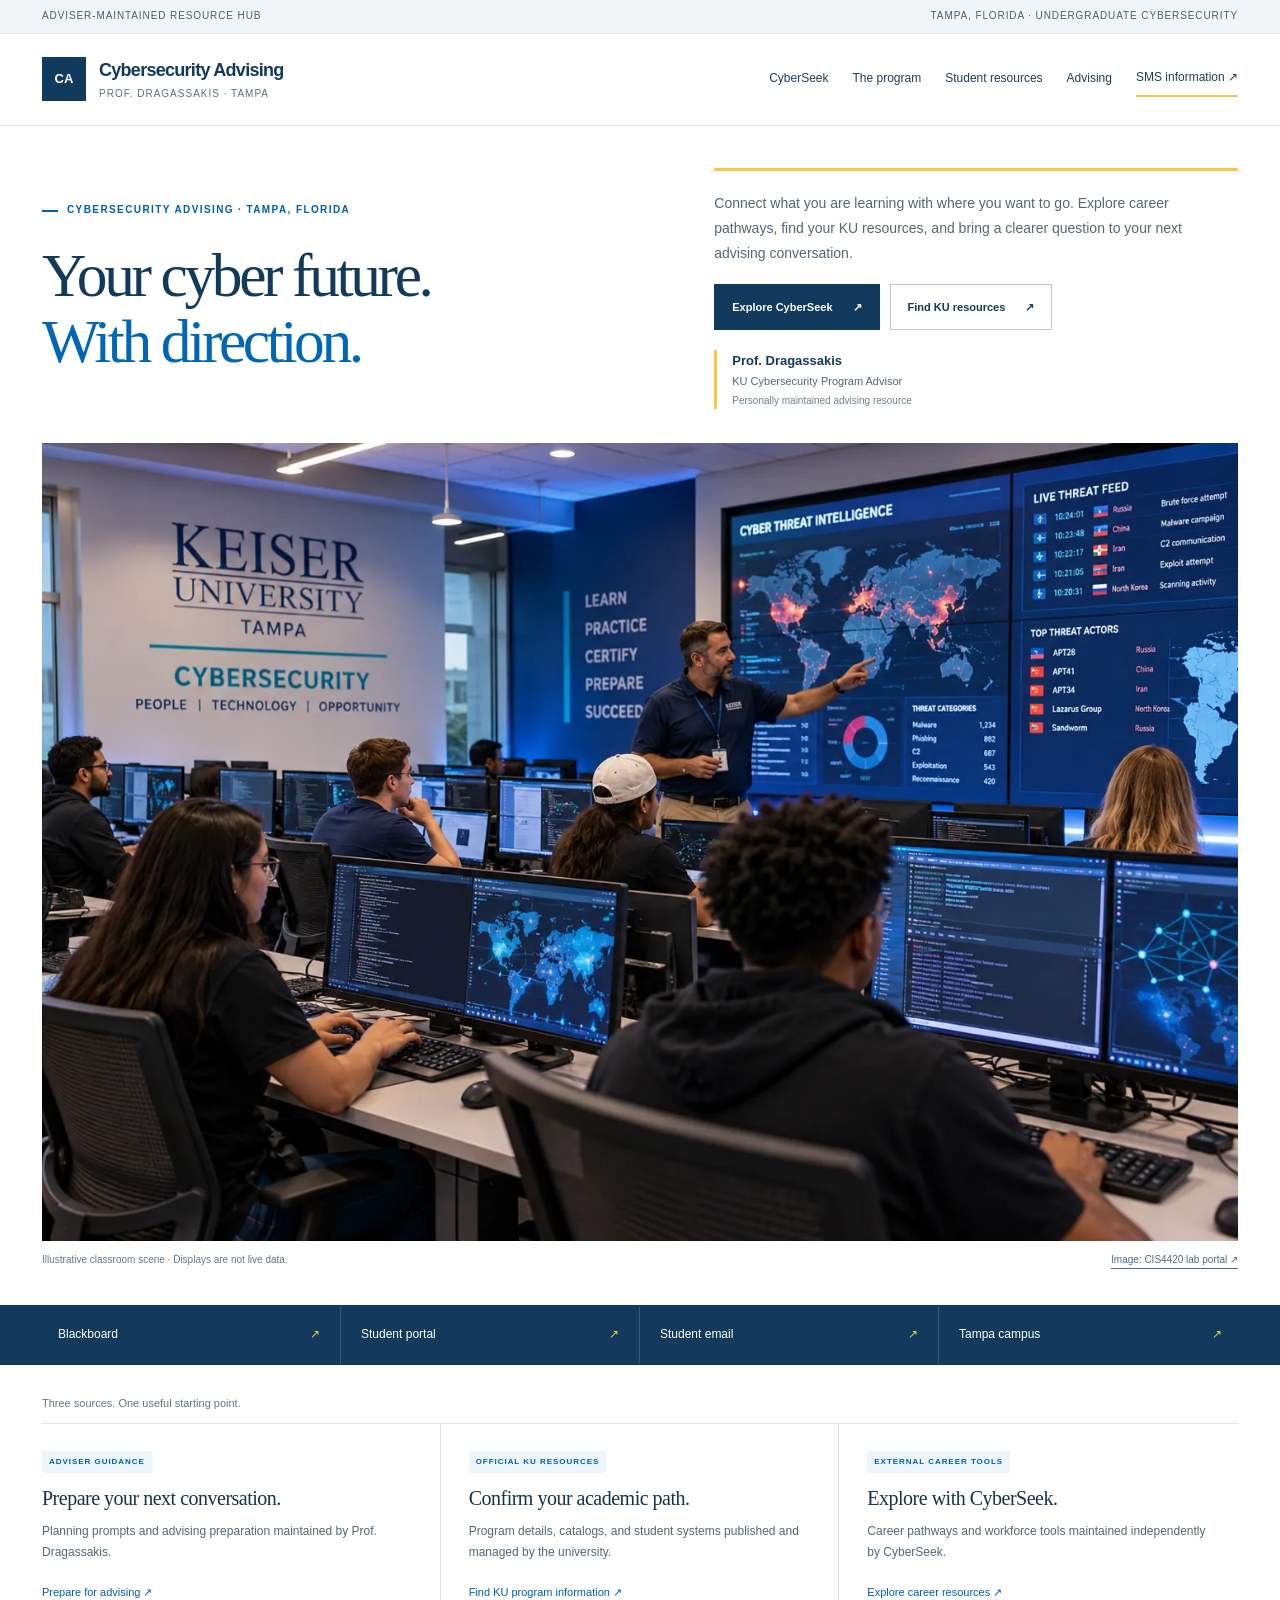
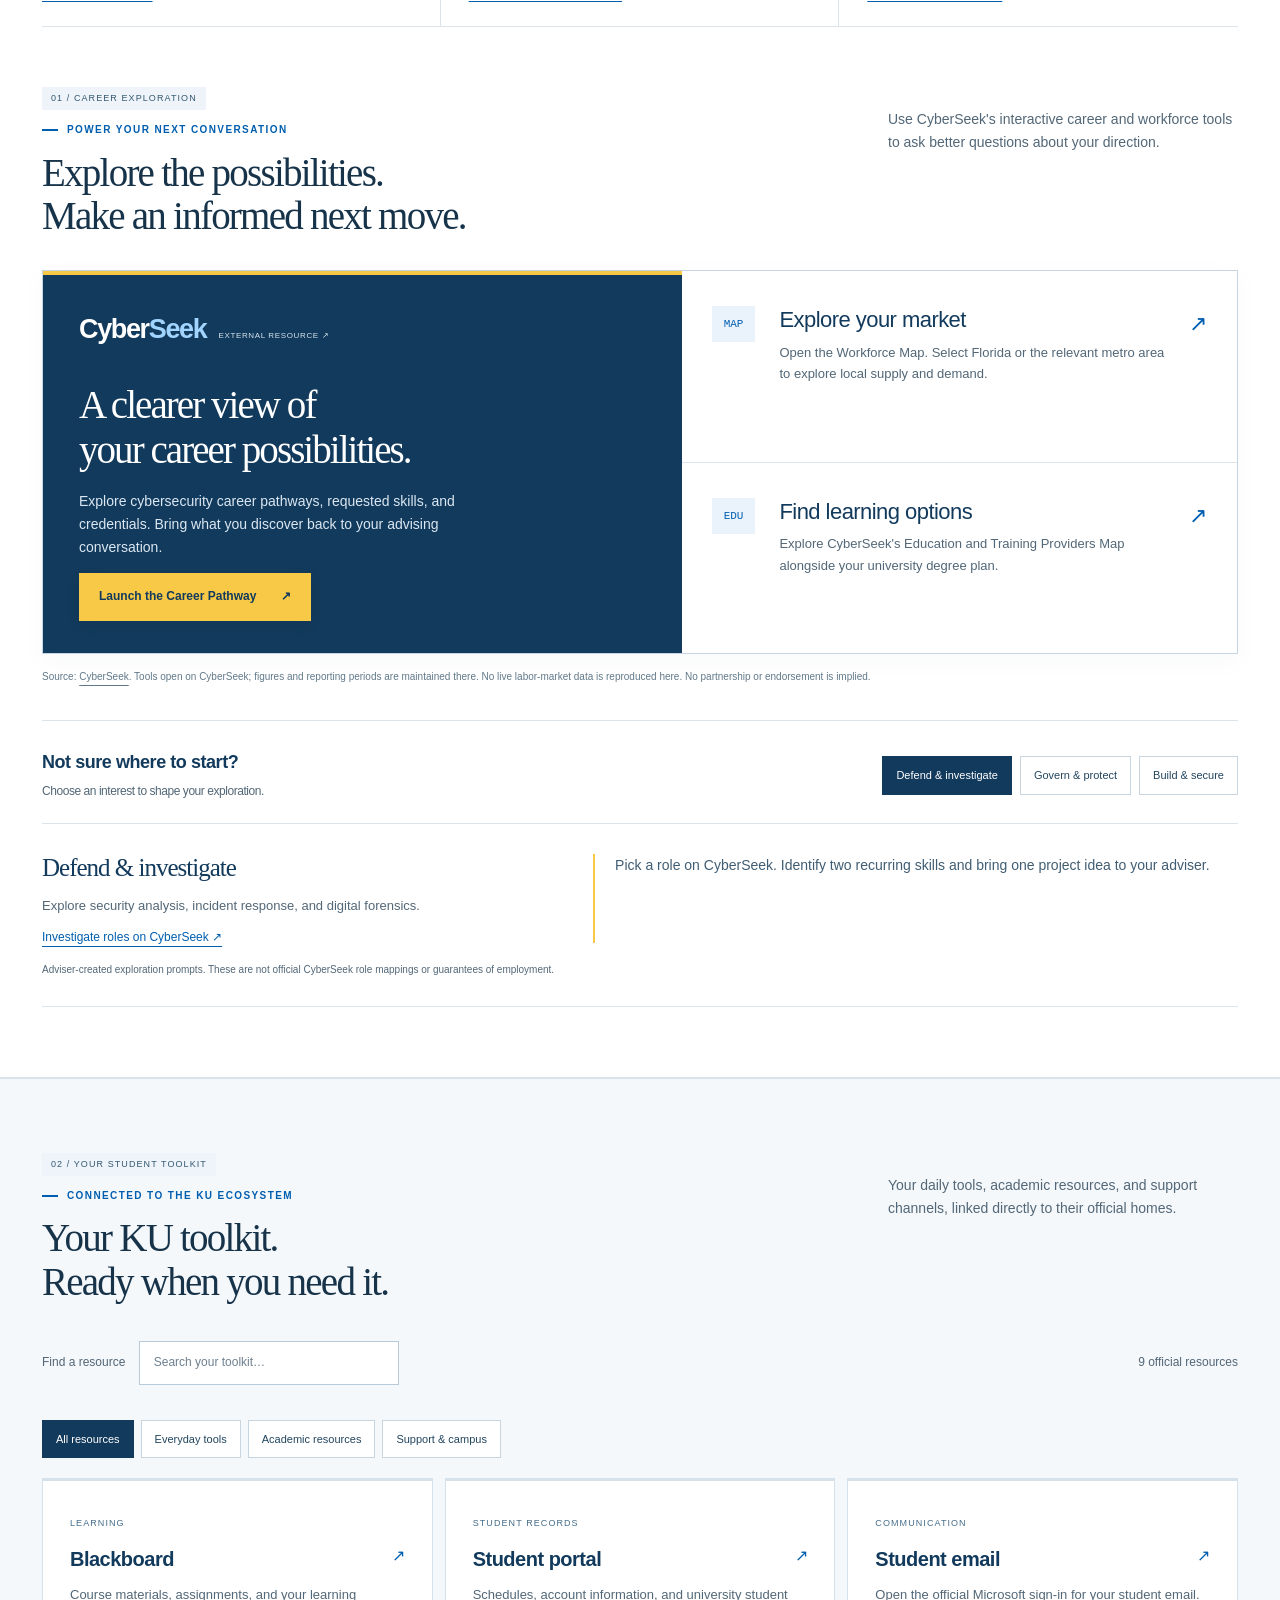
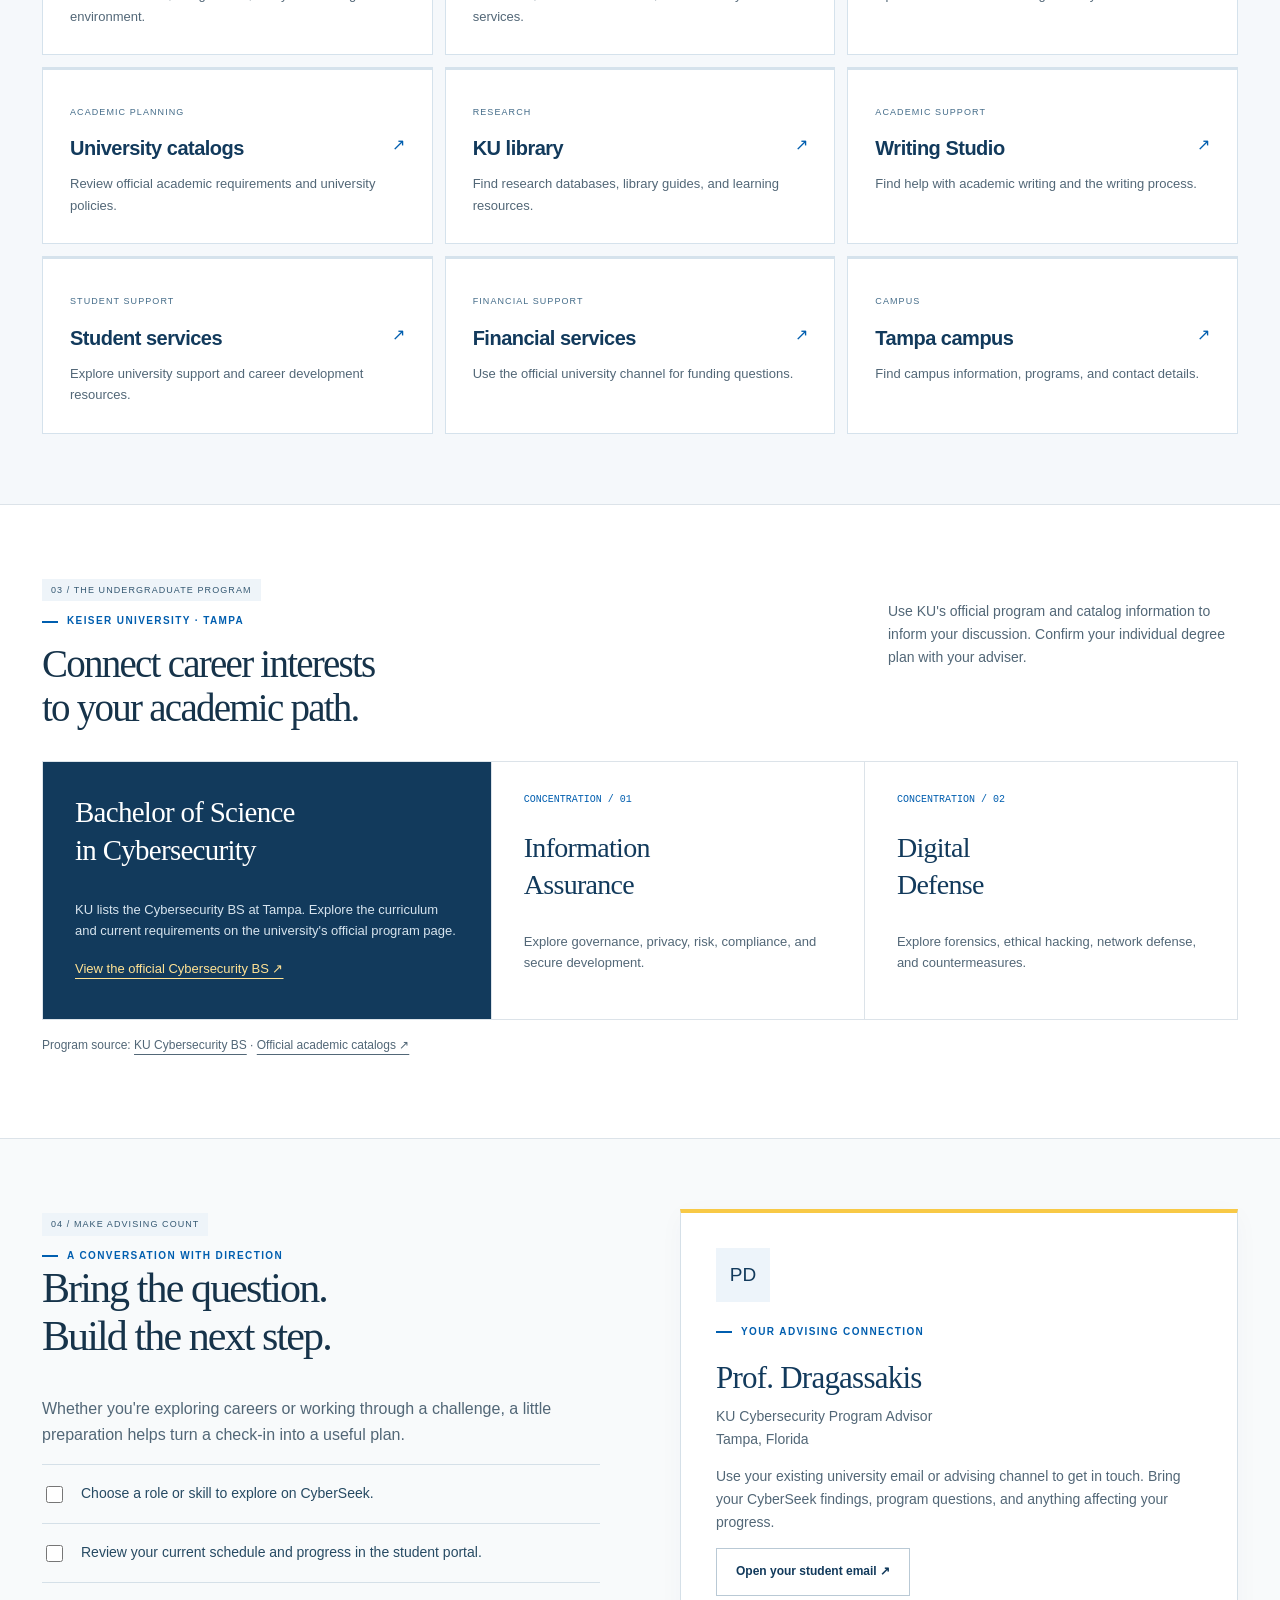
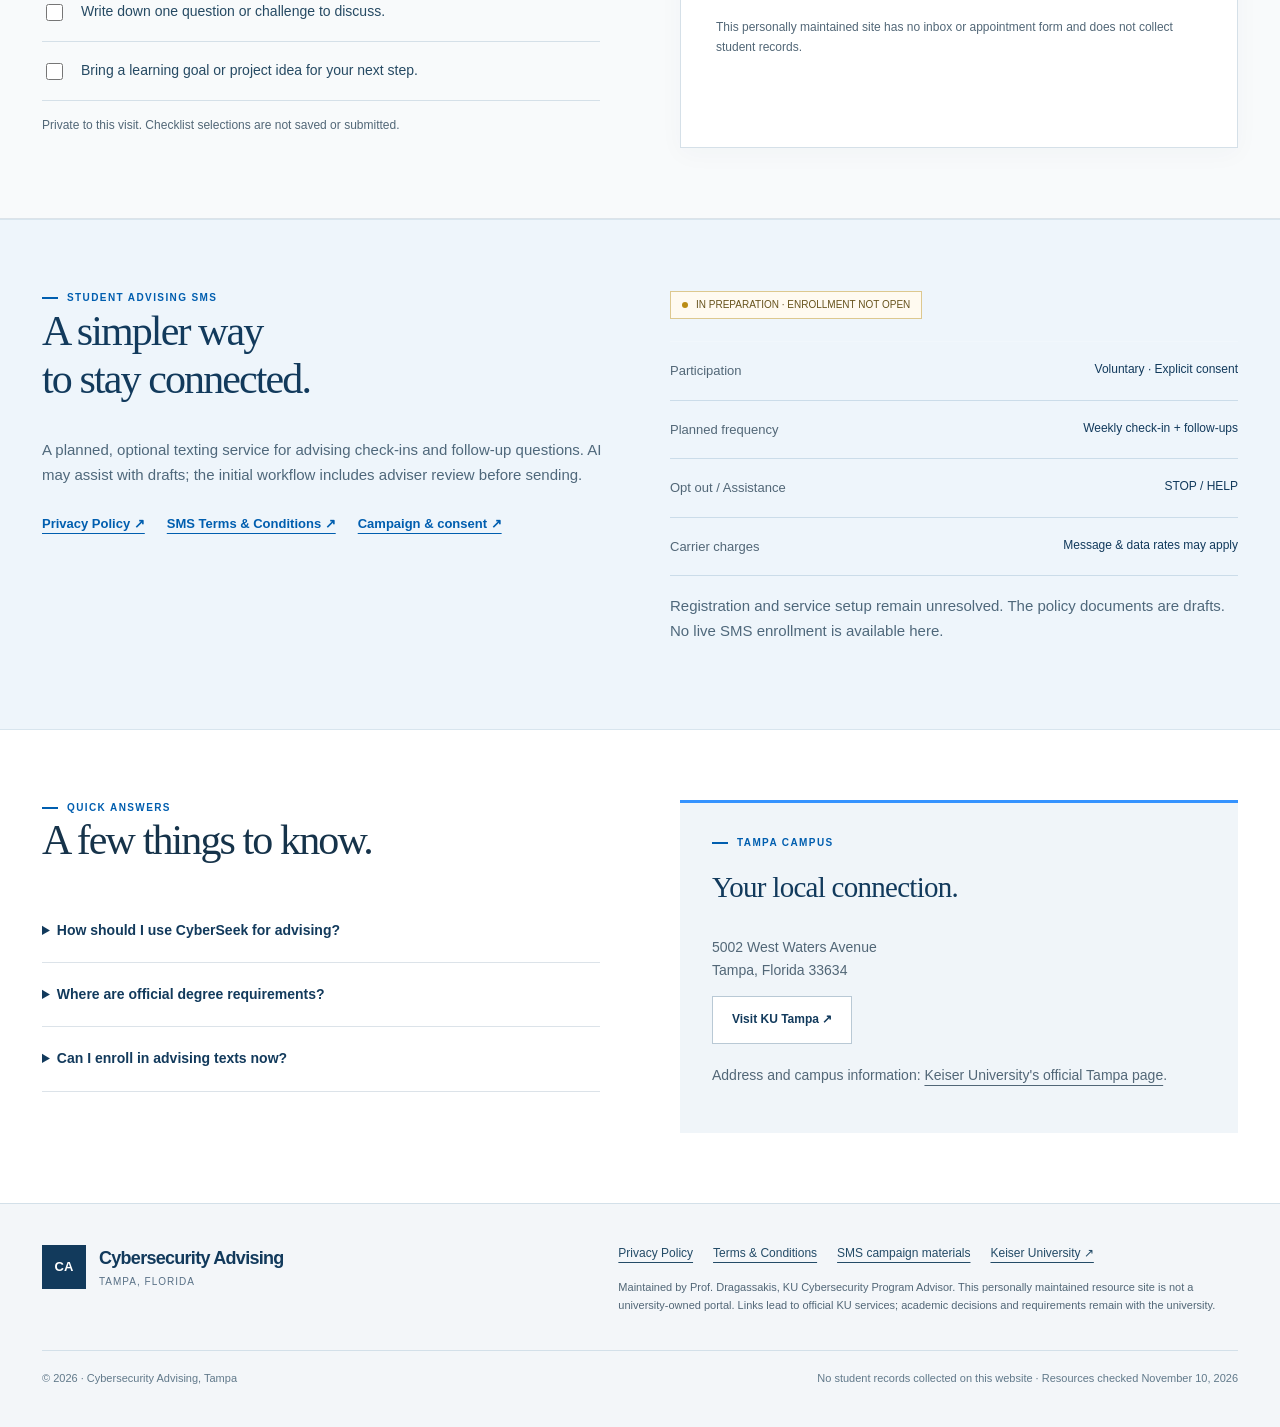
<file: index.html>
<!doctype html><html lang="en"><head><meta charset="utf-8"><meta name="viewport" content="width=device-width,initial-scale=1"><title>Career exploration &amp; student resources | Cybersecurity Advising Tampa</title><meta name="description" content="Adviser-maintained cybersecurity resources in Tampa: CyberSeek career tools, KU undergraduate program information, and student support."><link rel="icon" href="favicon.svg" type="image/svg+xml"><link rel="stylesheet" href="styles.css"></head><body><a class="skip" href="#main">Skip to content</a><div class="topline"><div class="wrap"><span>ADVISER-MAINTAINED RESOURCE HUB</span><span>TAMPA, FLORIDA · UNDERGRADUATE CYBERSECURITY</span></div></div><header class="masthead"><div class="wrap header-inner"><a class="brand" href="index.html" aria-label="Cybersecurity Advising home"><span class="brand-mark" aria-hidden="true">CA</span><span><strong>Cybersecurity Advising</strong><small>Prof. Dragassakis · Tampa</small></span></a><nav aria-label="Main navigation"><a href="index.html#cyberseek">CyberSeek</a><a href="index.html#program">The program</a><a href="index.html#resources">Student resources</a><a href="index.html#advising">Advising</a><a class="nav-cta" href="index.html#sms">SMS information ↗</a></nav></div></header><main id="main"><section class="editorial-hero">
  <div class="wrap">
    <div class="hero-intro intact-hero">
      <div class="hero-heading">
        <div class="eyebrow">CYBERSECURITY ADVISING · TAMPA, FLORIDA</div>
        <h1>Your cyber future.<br><span>With direction.</span></h1>
      </div>
      <div class="hero-story">
        <p class="hero-summary">Connect what you are learning with where you want to go. Explore career pathways, find your KU resources, and bring a clearer question to your next advising conversation.</p>
        <div class="actions">
          <a class="button" href="#cyberseek">Explore CyberSeek <span aria-hidden="true">↗</span></a>
          <a class="button outline" href="#resources">Find KU resources <span aria-hidden="true">↗</span></a>
        </div>
        <div class="hero-author"><span class="author-rule" aria-hidden="true"></span><div><strong>Prof. Dragassakis</strong><span>KU Cybersecurity Program Advisor</span><small>Personally maintained advising resource</small></div></div>
      </div>
    </div>
    <figure class="editorial-photo intact-photo">
      <img src="cybersecurity-learning.webp" alt="Full illustrative cybersecurity classroom scene showing the instructor, students, workstations, and security analysis displays" width="1450" height="967" fetchpriority="high">
      <figcaption><span>Illustrative classroom scene · Displays are not live data.</span><span><a href="https://dragasakisn-beep.github.io/cis4420-ai-labs/">Image: CIS4420 lab portal ↗</a></span></figcaption>
    </figure>
  </div>
</section>

<div class="quicklinks"><div class="wrap"><a href="https://www.keiseruniversity.edu/blackboard-learn/">Blackboard <span>↗</span></a><a href="https://campusportal.keiseruniversity.edu/">Student portal <span>↗</span></a><a href="https://login.microsoftonline.com/">Student email <span>↗</span></a><a href="https://www.keiseruniversity.edu/tampa/">Tampa campus <span>↗</span></a></div></div>
<section class="source-guide" aria-labelledby="source-guide-title"><div class="wrap"><h2 id="source-guide-title">Three sources. One useful starting point.</h2><div class="source-columns"><div><span class="source-label">ADVISER GUIDANCE</span><h3>Prepare your next conversation.</h3><p>Planning prompts and advising preparation maintained by Prof. Dragassakis.</p><a href="#advising">Prepare for advising ↗</a></div><div><span class="source-label">OFFICIAL KU RESOURCES</span><h3>Confirm your academic path.</h3><p>Program details, catalogs, and student systems published and managed by the university.</p><a href="#program">Find KU program information ↗</a></div><div><span class="source-label">EXTERNAL CAREER TOOLS</span><h3>Explore with CyberSeek.</h3><p>Career pathways and workforce tools maintained independently by CyberSeek.</p><a href="#cyberseek">Explore career resources ↗</a></div></div></div></section><section class="section cyberseek-section" id="cyberseek"><div class="wrap"><div class="section-head"><div><div class="section-index">01 / CAREER EXPLORATION</div><div class="eyebrow">POWER YOUR NEXT CONVERSATION</div><h2>Explore the possibilities.<br>Make an informed next move.</h2></div><p>Use CyberSeek's interactive career and workforce tools to ask better questions about your direction.</p></div><div class="cyberseek-layout"><article class="seek-main"><div><p class="seek-brand">Cyber<span>Seek</span><span style="font-size:13px;font-weight:400;letter-spacing:0;margin-left:12px;color:#b7c6bd">EXTERNAL RESOURCE ↗</span></p><h3>A clearer view of<br>your career possibilities.</h3><p>Explore cybersecurity career pathways, requested skills, and credentials. Bring what you discover back to your advising conversation.</p></div><a class="button" href="https://www.cyberseek.org/pathway.html">Launch the Career Pathway <span>↗</span></a></article><div class="seek-tools"><a class="seek-tool" href="https://www.cyberseek.org/heatmap.html"><span class="tool-icon" aria-hidden="true">MAP</span><div><h3>Explore your market</h3><p>Open the Workforce Map. Select Florida or the relevant metro area to explore local supply and demand.</p></div><span class="arrow" aria-hidden="true">↗</span></a><a class="seek-tool" href="https://www.cyberseek.org/training.html"><span class="tool-icon" aria-hidden="true">EDU</span><div><h3>Find learning options</h3><p>Explore CyberSeek's Education and Training Providers Map alongside your university degree plan.</p></div><span class="arrow" aria-hidden="true">↗</span></a></div></div><p class="seek-note">Source: <a href="https://www.cyberseek.org/">CyberSeek</a>. Tools open on CyberSeek; figures and reporting periods are maintained there. No live labor-market data is reproduced here. No partnership or endorsement is implied.</p>
<div class="role-lab"><div class="role-lab-header"><h3>Not sure where to start?<br><span style="font-size:12px;font-weight:400;color:#9cafc5">Choose an interest to shape your exploration.</span></h3><div class="role-tabs" role="group" aria-label="Career exploration interests"><button type="button" data-role="defend" aria-pressed="true">Defend &amp; investigate</button><button type="button" data-role="govern" aria-pressed="false">Govern &amp; protect</button><button type="button" data-role="build" aria-pressed="false">Build &amp; secure</button></div></div><div class="role-result" aria-live="polite"><div><strong id="role-title">Defend &amp; investigate</strong><p id="role-detail">Explore security analysis, incident response, and digital forensics.</p><a href="https://www.cyberseek.org/pathway.html">Investigate roles on CyberSeek ↗</a></div><p class="role-prompt" id="role-prompt">Pick a role on CyberSeek. Identify two recurring skills and bring one project idea to your adviser.</p></div><p class="fine" style="margin:12px 0 0;font-size:10px">Adviser-created exploration prompts. These are not official CyberSeek role mappings or guarantees of employment.</p></div></div></section>
<section class="section resources" id="resources"><div class="wrap"><div class="section-head"><div><div class="section-index">02 / YOUR STUDENT TOOLKIT</div><div class="eyebrow">CONNECTED TO THE KU ECOSYSTEM</div><h2>Your KU toolkit.<br>Ready when you need it.</h2></div><p>Your daily tools, academic resources, and support channels, linked directly to their official homes.</p></div><div class="search-row"><label for="resource-search">Find a resource <input id="resource-search" type="search" placeholder="Search your toolkit…"></label><span id="resource-count" role="status" aria-live="polite">9 official resources</span></div><div class="filter-pills" role="group" aria-label="Resource categories"><button type="button" data-filter="all" aria-pressed="true">All resources</button><button type="button" data-filter="tools" aria-pressed="false">Everyday tools</button><button type="button" data-filter="academic" aria-pressed="false">Academic resources</button><button type="button" data-filter="support" aria-pressed="false">Support &amp; campus</button></div><div class="resource-grid"><a class="resource" data-group="tools" href="https://www.keiseruniversity.edu/blackboard-learn/"><span class="category">Learning</span><h3>Blackboard <span aria-hidden="true">↗</span></h3><p>Course materials, assignments, and your learning environment.</p></a><a class="resource" data-group="tools" href="https://campusportal.keiseruniversity.edu/"><span class="category">Student records</span><h3>Student portal <span aria-hidden="true">↗</span></h3><p>Schedules, account information, and university student services.</p></a><a class="resource" data-group="tools" href="https://login.microsoftonline.com/"><span class="category">Communication</span><h3>Student email <span aria-hidden="true">↗</span></h3><p>Open the official Microsoft sign-in for your student email.</p></a><a class="resource" data-group="academic" href="https://www.keiseruniversity.edu/catalog/"><span class="category">Academic planning</span><h3>University catalogs <span aria-hidden="true">↗</span></h3><p>Review official academic requirements and university policies.</p></a><a class="resource" data-group="academic" href="https://keiseruniversity.libguides.com/"><span class="category">Research</span><h3>KU library <span aria-hidden="true">↗</span></h3><p>Find research databases, library guides, and learning resources.</p></a><a class="resource" data-group="academic" href="https://www.keiseruniversity.edu/writing-studio/"><span class="category">Academic support</span><h3>Writing Studio <span aria-hidden="true">↗</span></h3><p>Find help with academic writing and the writing process.</p></a><a class="resource" data-group="support" href="https://www.keiseruniversity.edu/student-services/"><span class="category">Student support</span><h3>Student services <span aria-hidden="true">↗</span></h3><p>Explore university support and career development resources.</p></a><a class="resource" data-group="support" href="https://www.keiseruniversity.edu/financial-services/"><span class="category">Financial support</span><h3>Financial services <span aria-hidden="true">↗</span></h3><p>Use the official university channel for funding questions.</p></a><a class="resource" data-group="support" href="https://www.keiseruniversity.edu/tampa/"><span class="category">Campus</span><h3>Tampa campus <span aria-hidden="true">↗</span></h3><p>Find campus information, programs, and contact details.</p></a></div></div></section>
<section class="section" id="program"><div class="wrap"><div class="section-head"><div><div class="section-index">03 / THE UNDERGRADUATE PROGRAM</div><div class="eyebrow">KEISER UNIVERSITY · TAMPA</div><h2>Connect career interests<br>to your academic path.</h2></div><p>Use KU's official program and catalog information to inform your discussion. Confirm your individual degree plan with your adviser.</p></div><div class="program-grid"><article class="program-intro"><h3>Bachelor of Science<br>in Cybersecurity</h3><p>KU lists the Cybersecurity BS at Tampa. Explore the curriculum and current requirements on the university's official program page.</p><a href="https://www.keiseruniversity.edu/programs/information-technology/bachelors-cyber-security/">View the official Cybersecurity BS ↗</a></article><article class="track"><div class="track-number">CONCENTRATION / 01</div><h3>Information<br>Assurance</h3><p>Explore governance, privacy, risk, compliance, and secure development.</p></article><article class="track"><div class="track-number">CONCENTRATION / 02</div><h3>Digital<br>Defense</h3><p>Explore forensics, ethical hacking, network defense, and countermeasures.</p></article></div><p class="fine" style="margin-top:16px">Program source: <a href="https://www.keiseruniversity.edu/programs/information-technology/bachelors-cyber-security/">KU Cybersecurity BS</a> · <a href="https://www.keiseruniversity.edu/catalog/">Official academic catalogs ↗</a></p></div></section>
<section class="section advising-section" id="advising"><div class="wrap two-col"><div><div class="section-index">04 / MAKE ADVISING COUNT</div><div class="eyebrow">A CONVERSATION WITH DIRECTION</div><h2>Bring the question.<br>Build the next step.</h2><p style="color:#9bacc0">Whether you're exploring careers or working through a challenge, a little preparation helps turn a check-in into a useful plan.</p><div class="checklist"><label><input type="checkbox">Choose a role or skill to explore on CyberSeek.</label><label><input type="checkbox">Review your current schedule and progress in the student portal.</label><label><input type="checkbox">Write down one question or challenge to discuss.</label><label><input type="checkbox">Bring a learning goal or project idea for your next step.</label></div><p class="fine" style="margin-top:15px">Private to this visit. Checklist selections are not saved or submitted.</p></div><aside class="adviser-panel"><div class="avatar-initial" aria-hidden="true">PD</div><div class="eyebrow">YOUR ADVISING CONNECTION</div><h3 style="font-size:31px;margin:18px 0 6px">Prof. Dragassakis</h3><p class="adviser-role">KU Cybersecurity Program Advisor<br>Tampa, Florida</p><p style="color:#9bacc0;font-size:14px">Use your existing university email or advising channel to get in touch. Bring your CyberSeek findings, program questions, and anything affecting your progress.</p><a class="button outline" href="https://login.microsoftonline.com/">Open your student email ↗</a><p class="fine" style="margin-top:22px">This personally maintained site has no inbox or appointment form and does not collect student records.</p></aside></div></section>
<section class="section sms" id="sms"><div class="wrap two-col"><div><div class="eyebrow">STUDENT ADVISING SMS</div><h2>A simpler way<br>to stay connected.</h2><p>A planned, optional texting service for advising check-ins and follow-up questions. AI may assist with drafts; the initial workflow includes adviser review before sending.</p><div class="sms-links"><a href="privacy.html">Privacy Policy ↗</a><a href="terms.html">SMS Terms &amp; Conditions ↗</a><a href="campaign.html">Campaign &amp; consent ↗</a></div></div><div><span class="status">IN PREPARATION · ENROLLMENT NOT OPEN</span><div class="sms-details"><div><span>Participation</span><strong>Voluntary · Explicit consent</strong></div><div><span>Planned frequency</span><strong>Weekly check-in + follow-ups</strong></div><div><span>Opt out / Assistance</span><strong>STOP / HELP</strong></div><div><span>Carrier charges</span><strong>Message &amp; data rates may apply</strong></div></div><p class="fine" style="margin-top:18px">Registration and service setup remain unresolved. The policy documents are drafts. No live SMS enrollment is available here.</p></div></div></section>
<section class="section"><div class="wrap two-col"><div class="faq"><div class="eyebrow">QUICK ANSWERS</div><h2>A few things to know.</h2><details><summary>How should I use CyberSeek for advising?</summary><p>Choose a role on CyberSeek, note the skills that interest you, and explore the Workforce Map. Bring one finding and one question to your adviser. The tools run on CyberSeek's website.</p></details><details><summary>Where are official degree requirements?</summary><p>Refer to KU's official program page and catalog. Your adviser or registrar can confirm your individual degree plan and course availability.</p></details><details><summary>Can I enroll in advising texts now?</summary><p>Not yet. The service is in preparation. Any future participation will require documented explicit consent.</p></details></div><aside class="campus"><div class="eyebrow">TAMPA CAMPUS</div><h3 style="font-size:29px;margin-top:18px">Your local connection.</h3><p>5002 West Waters Avenue<br>Tampa, Florida 33634</p><a class="button outline" href="https://www.keiseruniversity.edu/tampa/">Visit KU Tampa ↗</a><p class="fine" style="margin-top:20px">Address and campus information: <a href="https://www.keiseruniversity.edu/tampa/">Keiser University's official Tampa page</a>.</p></aside></div></section></main><footer><div class="wrap"><div class="footer-grid"><div><a class="brand" href="index.html"><span class="brand-mark" aria-hidden="true">CA</span><span><strong>Cybersecurity Advising</strong><small>Tampa, Florida</small></span></a></div><div><div class="footer-links"><a href="privacy.html">Privacy Policy</a><a href="terms.html">Terms &amp; Conditions</a><a href="campaign.html">SMS campaign materials</a><a href="https://www.keiseruniversity.edu/">Keiser University ↗</a></div><p>Maintained by Prof. Dragassakis, KU Cybersecurity Program Advisor. This personally maintained resource site is not a university-owned portal. Links lead to official KU services; academic decisions and requirements remain with the university.</p></div></div><div class="footer-bottom"><span>© 2026 · Cybersecurity Advising, Tampa</span><span>No student records collected on this website · Resources checked November 10, 2026</span></div></div></footer><script>const roleData = {
  defend: ['Defend & investigate', 'Explore security analysis, incident response, and digital forensics.', 'Pick a role on CyberSeek. Identify two recurring skills and bring one project idea to your adviser.'],
  govern: ['Govern & protect', 'Explore cybersecurity risk, governance, assurance, and policy.', 'Compare the tasks and requested skills of one governance or risk role. Bring a question about how your coursework can support that direction.'],
  build: ['Build & secure', 'Explore secure systems, networks, cloud environments, and engineering.', 'Choose a technical role to investigate. Identify a foundation you already have and one skill you want to practice next.']
};
document.querySelectorAll('[data-role]').forEach(button => button.addEventListener('click', () => {
  document.querySelectorAll('[data-role]').forEach(item => item.setAttribute('aria-pressed', String(item === button)));
  const [title, detail, prompt] = roleData[button.dataset.role];
  document.querySelector('#role-title').textContent = title;
  document.querySelector('#role-detail').textContent = detail;
  document.querySelector('#role-prompt').textContent = prompt;
}));
let resourceCategory = 'all';
const resourceSearch = document.querySelector('#resource-search');
const resourceLinks = [...document.querySelectorAll('.resource')];
function filterResources() {
  const term = resourceSearch.value.trim().toLowerCase();
  let count = 0;
  resourceLinks.forEach(link => {
    link.hidden = !(resourceCategory === 'all' || link.dataset.group === resourceCategory) || !link.textContent.toLowerCase().includes(term);
    if (!link.hidden) count++;
  });
  document.querySelector('#resource-count').textContent = count ? `${count} official resource${count === 1 ? '' : 's'}` : 'No matches. Choose All or try a different search.';
}
resourceSearch.addEventListener('input', filterResources);
document.querySelectorAll('[data-filter]').forEach(button => button.addEventListener('click', () => {
  resourceCategory = button.dataset.filter;
  document.querySelectorAll('[data-filter]').forEach(item => item.setAttribute('aria-pressed', String(item === button)));
  filterResources();
}));
</script></body></html>
</file>
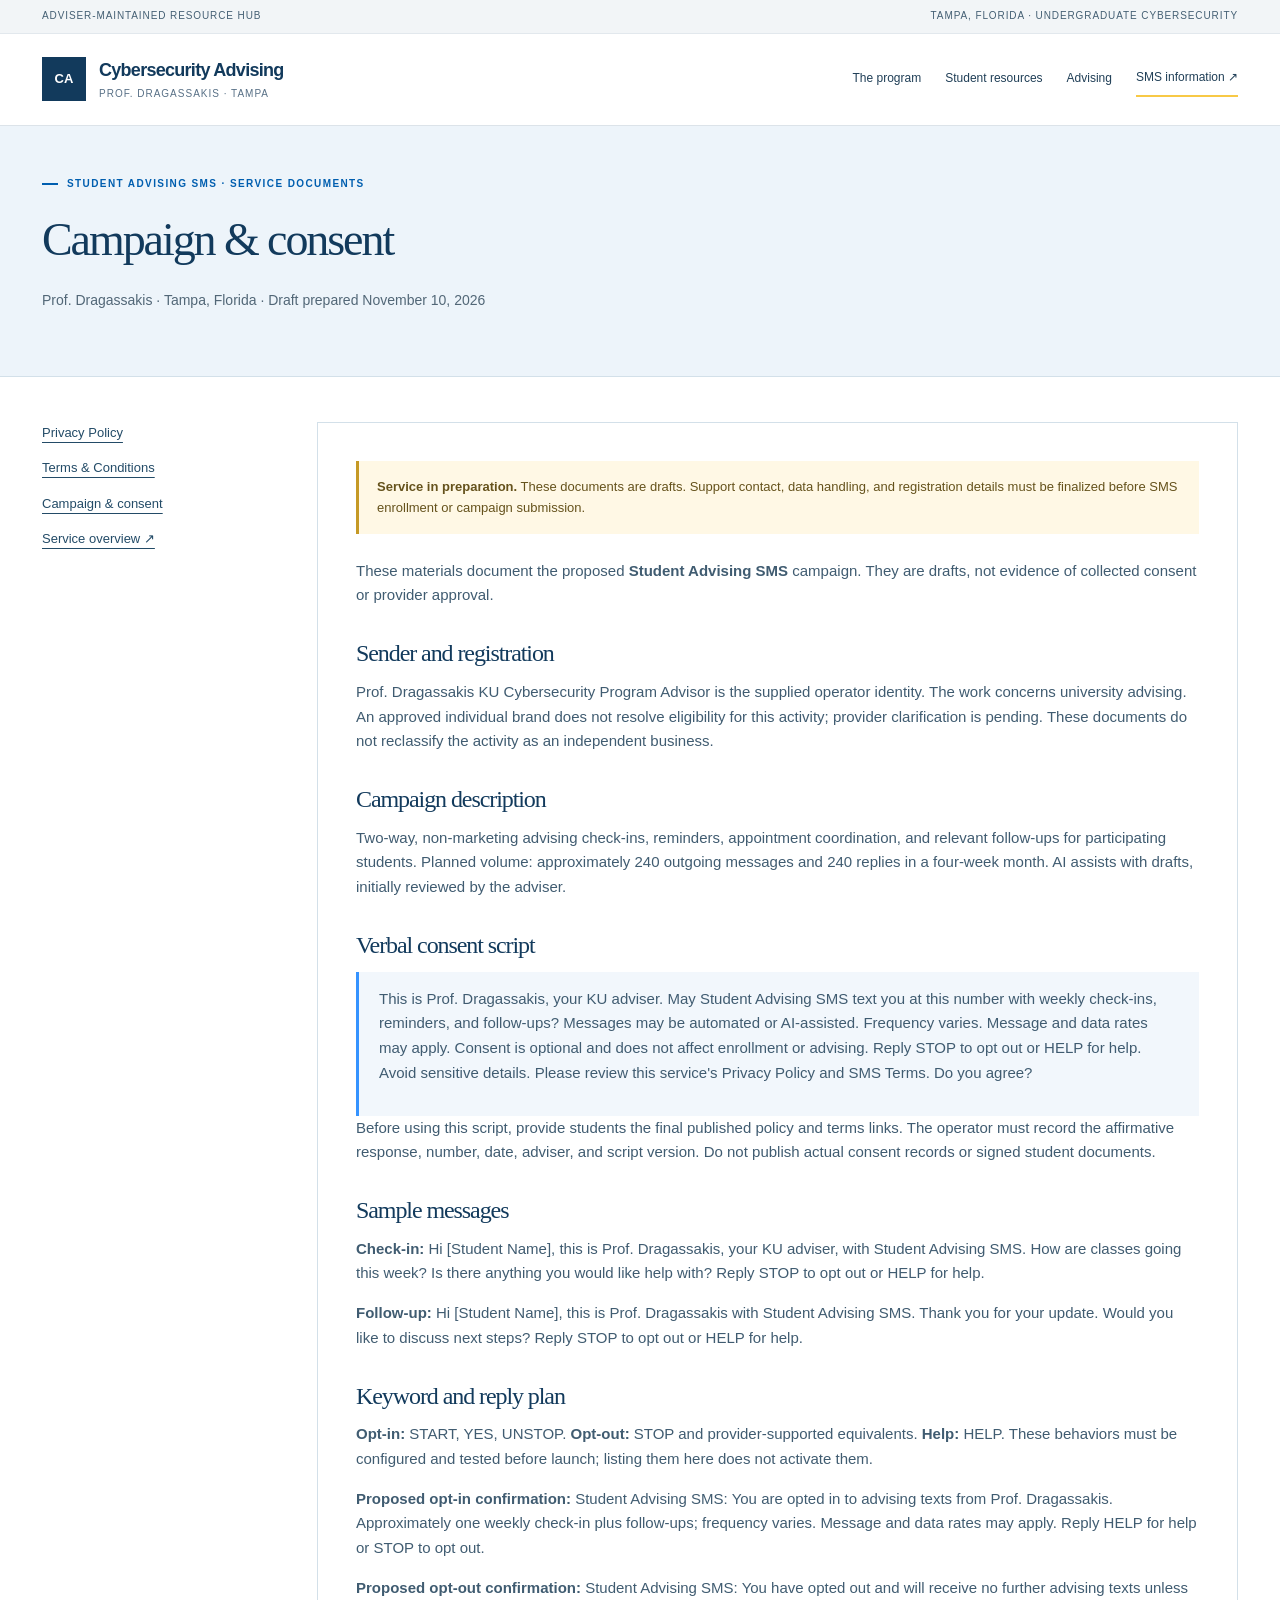
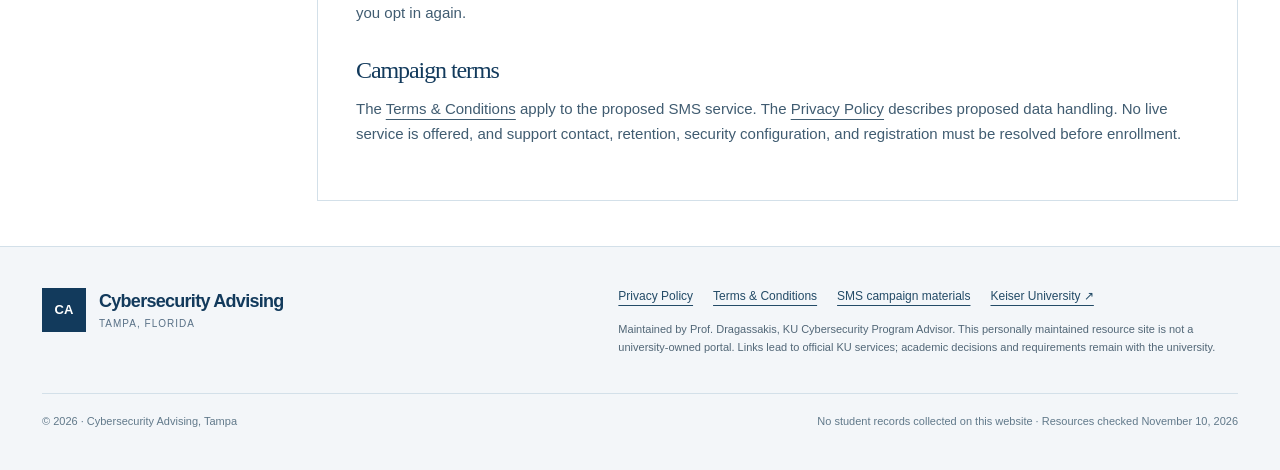
<file: campaign.html>
<!doctype html><html lang="en"><head><meta charset="utf-8"><meta name="viewport" content="width=device-width,initial-scale=1"><title>Campaign &amp; consent | Cybersecurity Advising Tampa</title><meta name="description" content="Proposed Student Advising SMS campaign, consent script, sample messages, and keyword handling."><link rel="icon" href="favicon.svg" type="image/svg+xml"><link rel="stylesheet" href="styles.css"><script src="site.js" defer></script></head><body><a class="skip" href="#main">Skip to content</a><div class="topline"><div class="wrap"><span>ADVISER-MAINTAINED RESOURCE HUB</span><span>TAMPA, FLORIDA · UNDERGRADUATE CYBERSECURITY</span></div></div><header class="masthead"><div class="wrap header-inner"><a class="brand" href="index.html" aria-label="Cybersecurity Advising home"><span class="brand-mark" aria-hidden="true">CA</span><span><strong>Cybersecurity Advising</strong><small>Prof. Dragassakis · Tampa</small></span></a><nav aria-label="Main navigation"><a href="index.html#program">The program</a><a href="index.html#resources">Student resources</a><a href="index.html#advising">Advising</a><a class="nav-cta" href="index.html#sms">SMS information ↗</a></nav></div></header><main id="main"><section class="legal-head"><div class="wrap"><div class="eyebrow">STUDENT ADVISING SMS · SERVICE DOCUMENTS</div><h1>Campaign &amp; consent</h1><p>Prof. Dragassakis · Tampa, Florida · Draft prepared November 10, 2026</p></div></section><div class="wrap legal-layout"><aside class="legal-nav" aria-label="Service documents"><a href="privacy.html">Privacy Policy</a><a href="terms.html">Terms &amp; Conditions</a><a href="campaign.html">Campaign &amp; consent</a><a href="index.html#sms">Service overview ↗</a></aside><article class="legal-content"><div class="notice"><strong>Service in preparation.</strong> These documents are drafts. Support contact, data handling, and registration details must be finalized before SMS enrollment or campaign submission.</div><p>These materials document the proposed <strong>Student Advising SMS</strong> campaign. They are drafts, not evidence of collected consent or provider approval.</p><h2>Sender and registration</h2><p>Prof. Dragassakis KU Cybersecurity Program Advisor is the supplied operator identity. The work concerns university advising. An approved individual brand does not resolve eligibility for this activity; provider clarification is pending. These documents do not reclassify the activity as an independent business.</p><h2>Campaign description</h2><p>Two-way, non-marketing advising check-ins, reminders, appointment coordination, and relevant follow-ups for participating students. Planned volume: approximately 240 outgoing messages and 240 replies in a four-week month. AI assists with drafts, initially reviewed by the adviser.</p><h2>Verbal consent script</h2><div class="quote"><p>This is Prof. Dragassakis, your KU adviser. May Student Advising SMS text you at this number with weekly check-ins, reminders, and follow-ups? Messages may be automated or AI-assisted. Frequency varies. Message and data rates may apply. Consent is optional and does not affect enrollment or advising. Reply STOP to opt out or HELP for help. Avoid sensitive details. Please review this service's Privacy Policy and SMS Terms. Do you agree?</p></div><p>Before using this script, provide students the final published policy and terms links. The operator must record the affirmative response, number, date, adviser, and script version. Do not publish actual consent records or signed student documents.</p><h2>Sample messages</h2><p><strong>Check-in:</strong> Hi [Student Name], this is Prof. Dragassakis, your KU adviser, with Student Advising SMS. How are classes going this week? Is there anything you would like help with? Reply STOP to opt out or HELP for help.</p><p><strong>Follow-up:</strong> Hi [Student Name], this is Prof. Dragassakis with Student Advising SMS. Thank you for your update. Would you like to discuss next steps? Reply STOP to opt out or HELP for help.</p><h2>Keyword and reply plan</h2><p><strong>Opt-in:</strong> START, YES, UNSTOP. <strong>Opt-out:</strong> STOP and provider-supported equivalents. <strong>Help:</strong> HELP. These behaviors must be configured and tested before launch; listing them here does not activate them.</p><p><strong>Proposed opt-in confirmation:</strong> Student Advising SMS: You are opted in to advising texts from Prof. Dragassakis. Approximately one weekly check-in plus follow-ups; frequency varies. Message and data rates may apply. Reply HELP for help or STOP to opt out.</p><p><strong>Proposed opt-out confirmation:</strong> Student Advising SMS: You have opted out and will receive no further advising texts unless you opt in again.</p><h2>Campaign terms</h2><p>The <a href="terms.html">Terms &amp; Conditions</a> apply to the proposed SMS service. The <a href="privacy.html">Privacy Policy</a> describes proposed data handling. No live service is offered, and support contact, retention, security configuration, and registration must be resolved before enrollment.</p></article></div></main><footer><div class="wrap"><div class="footer-grid"><div><a class="brand" href="index.html"><span class="brand-mark" aria-hidden="true">CA</span><span><strong>Cybersecurity Advising</strong><small>Tampa, Florida</small></span></a></div><div><div class="footer-links"><a href="privacy.html">Privacy Policy</a><a href="terms.html">Terms &amp; Conditions</a><a href="campaign.html">SMS campaign materials</a><a href="https://www.keiseruniversity.edu/">Keiser University ↗</a></div><p>Maintained by Prof. Dragassakis, KU Cybersecurity Program Advisor. This personally maintained resource site is not a university-owned portal. Links lead to official KU services; academic decisions and requirements remain with the university.</p></div></div><div class="footer-bottom"><span>© 2026 · Cybersecurity Advising, Tampa</span><span>No student records collected on this website · Resources checked November 10, 2026</span></div></div></footer></body></html>
</file>
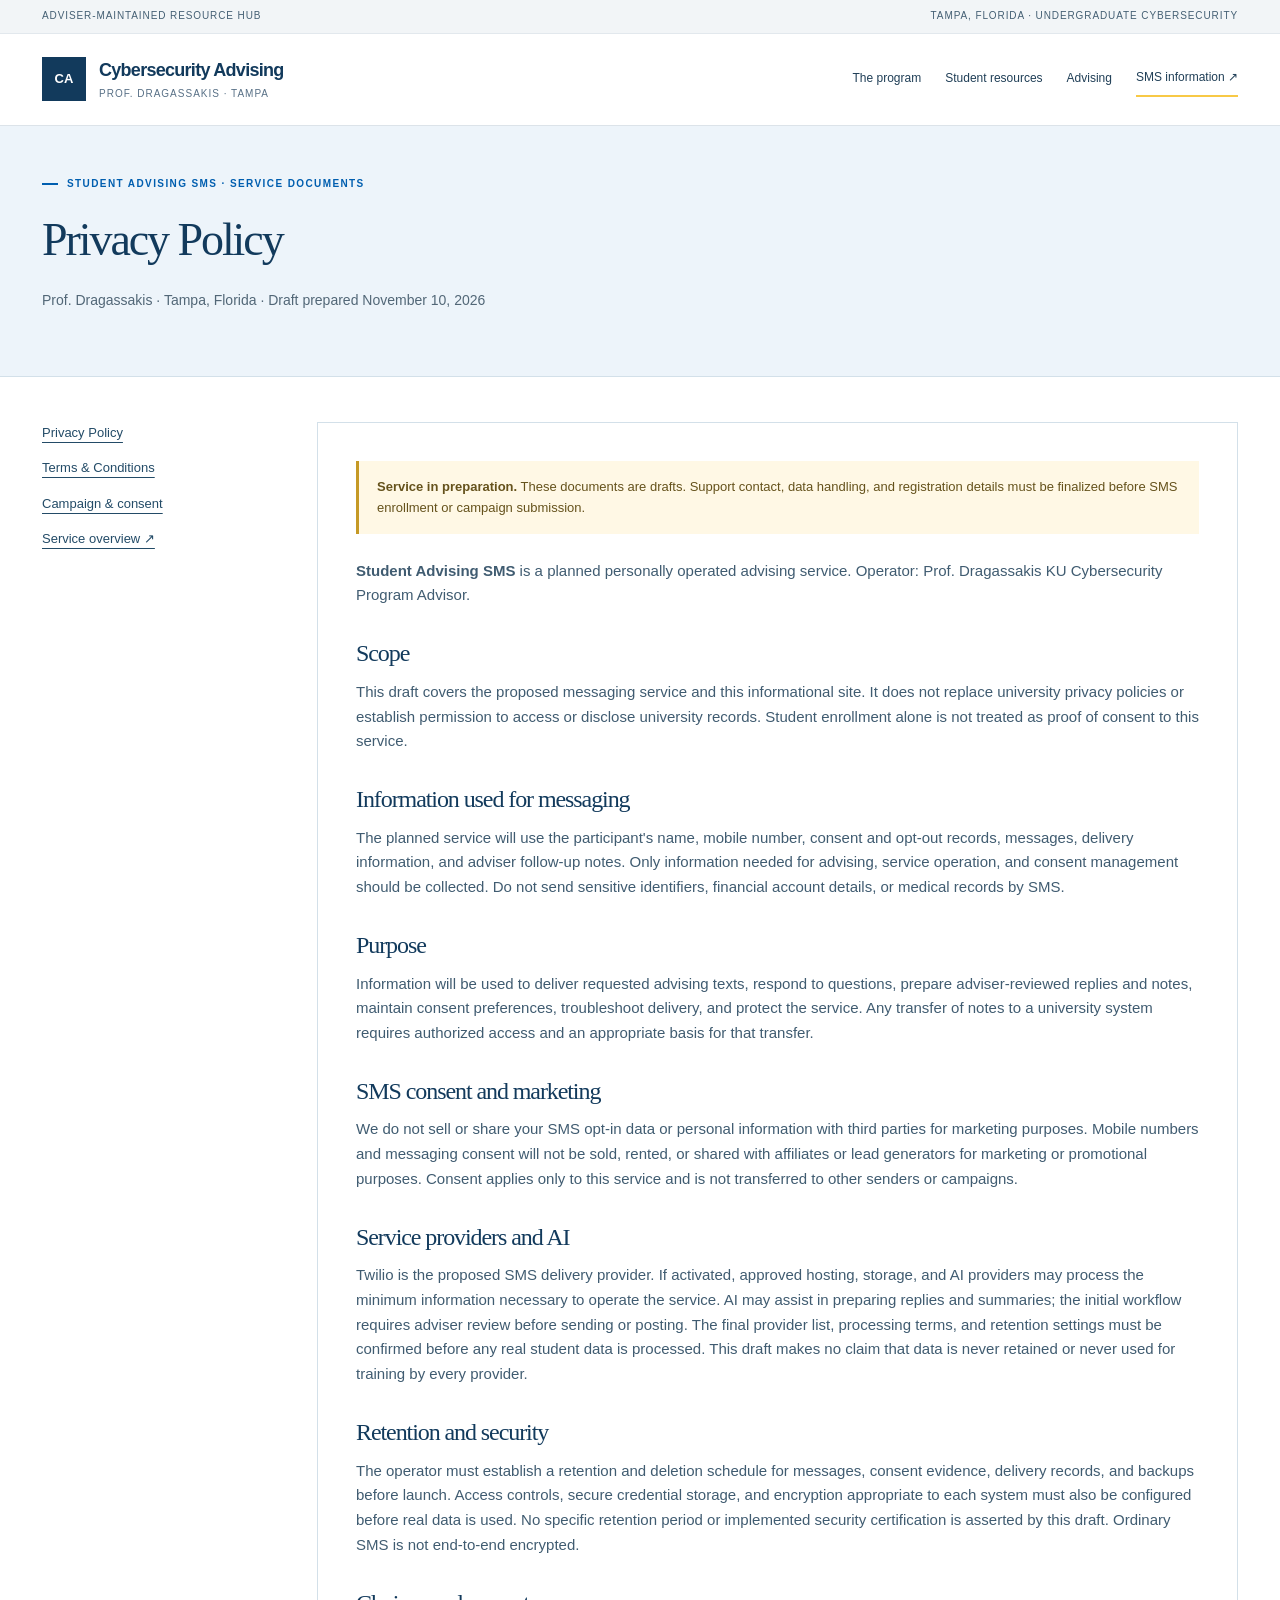
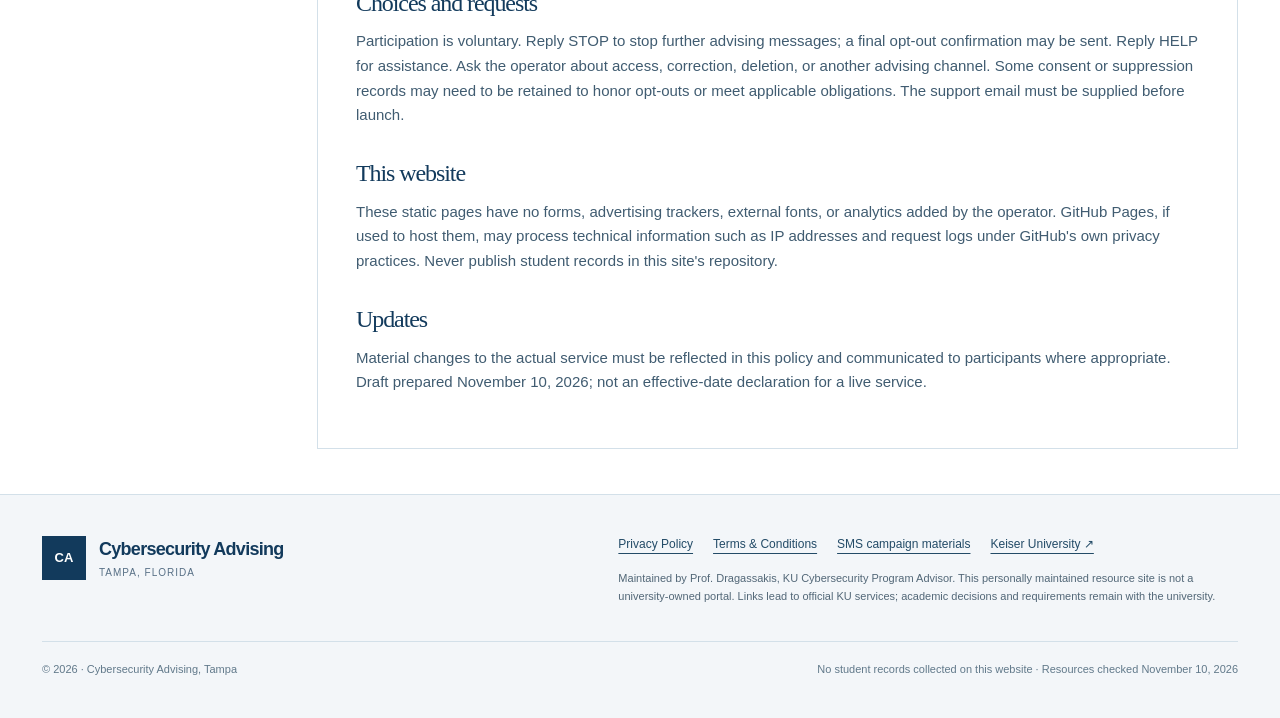
<file: privacy.html>
<!doctype html><html lang="en"><head><meta charset="utf-8"><meta name="viewport" content="width=device-width,initial-scale=1"><title>Privacy Policy | Cybersecurity Advising Tampa</title><meta name="description" content="Student Advising SMS Privacy Policy — planned service disclosures and operator information."><link rel="icon" href="favicon.svg" type="image/svg+xml"><link rel="stylesheet" href="styles.css"><script src="site.js" defer></script></head><body><a class="skip" href="#main">Skip to content</a><div class="topline"><div class="wrap"><span>ADVISER-MAINTAINED RESOURCE HUB</span><span>TAMPA, FLORIDA · UNDERGRADUATE CYBERSECURITY</span></div></div><header class="masthead"><div class="wrap header-inner"><a class="brand" href="index.html" aria-label="Cybersecurity Advising home"><span class="brand-mark" aria-hidden="true">CA</span><span><strong>Cybersecurity Advising</strong><small>Prof. Dragassakis · Tampa</small></span></a><nav aria-label="Main navigation"><a href="index.html#program">The program</a><a href="index.html#resources">Student resources</a><a href="index.html#advising">Advising</a><a class="nav-cta" href="index.html#sms">SMS information ↗</a></nav></div></header><main id="main"><section class="legal-head"><div class="wrap"><div class="eyebrow">STUDENT ADVISING SMS · SERVICE DOCUMENTS</div><h1>Privacy Policy</h1><p>Prof. Dragassakis · Tampa, Florida · Draft prepared November 10, 2026</p></div></section><div class="wrap legal-layout"><aside class="legal-nav" aria-label="Service documents"><a href="privacy.html">Privacy Policy</a><a href="terms.html">Terms &amp; Conditions</a><a href="campaign.html">Campaign &amp; consent</a><a href="index.html#sms">Service overview ↗</a></aside><article class="legal-content"><div class="notice"><strong>Service in preparation.</strong> These documents are drafts. Support contact, data handling, and registration details must be finalized before SMS enrollment or campaign submission.</div>
<p><strong>Student Advising SMS</strong> is a planned personally operated advising service. Operator: Prof. Dragassakis KU Cybersecurity Program Advisor.</p>
<h2>Scope</h2><p>This draft covers the proposed messaging service and this informational site. It does not replace university privacy policies or establish permission to access or disclose university records. Student enrollment alone is not treated as proof of consent to this service.</p>
<h2>Information used for messaging</h2><p>The planned service will use the participant's name, mobile number, consent and opt-out records, messages, delivery information, and adviser follow-up notes. Only information needed for advising, service operation, and consent management should be collected. Do not send sensitive identifiers, financial account details, or medical records by SMS.</p>
<h2>Purpose</h2><p>Information will be used to deliver requested advising texts, respond to questions, prepare adviser-reviewed replies and notes, maintain consent preferences, troubleshoot delivery, and protect the service. Any transfer of notes to a university system requires authorized access and an appropriate basis for that transfer.</p>
<h2>SMS consent and marketing</h2><p>We do not sell or share your SMS opt-in data or personal information with third parties for marketing purposes. Mobile numbers and messaging consent will not be sold, rented, or shared with affiliates or lead generators for marketing or promotional purposes. Consent applies only to this service and is not transferred to other senders or campaigns.</p>
<h2>Service providers and AI</h2><p>Twilio is the proposed SMS delivery provider. If activated, approved hosting, storage, and AI providers may process the minimum information necessary to operate the service. AI may assist in preparing replies and summaries; the initial workflow requires adviser review before sending or posting. The final provider list, processing terms, and retention settings must be confirmed before any real student data is processed. This draft makes no claim that data is never retained or never used for training by every provider.</p>
<h2>Retention and security</h2><p>The operator must establish a retention and deletion schedule for messages, consent evidence, delivery records, and backups before launch. Access controls, secure credential storage, and encryption appropriate to each system must also be configured before real data is used. No specific retention period or implemented security certification is asserted by this draft. Ordinary SMS is not end-to-end encrypted.</p>
<h2>Choices and requests</h2><p>Participation is voluntary. Reply STOP to stop further advising messages; a final opt-out confirmation may be sent. Reply HELP for assistance. Ask the operator about access, correction, deletion, or another advising channel. Some consent or suppression records may need to be retained to honor opt-outs or meet applicable obligations. The support email must be supplied before launch.</p>
<h2>This website</h2><p>These static pages have no forms, advertising trackers, external fonts, or analytics added by the operator. GitHub Pages, if used to host them, may process technical information such as IP addresses and request logs under GitHub's own privacy practices. Never publish student records in this site's repository.</p>
<h2>Updates</h2><p>Material changes to the actual service must be reflected in this policy and communicated to participants where appropriate. Draft prepared November 10, 2026; not an effective-date declaration for a live service.</p></article></div></main><footer><div class="wrap"><div class="footer-grid"><div><a class="brand" href="index.html"><span class="brand-mark" aria-hidden="true">CA</span><span><strong>Cybersecurity Advising</strong><small>Tampa, Florida</small></span></a></div><div><div class="footer-links"><a href="privacy.html">Privacy Policy</a><a href="terms.html">Terms &amp; Conditions</a><a href="campaign.html">SMS campaign materials</a><a href="https://www.keiseruniversity.edu/">Keiser University ↗</a></div><p>Maintained by Prof. Dragassakis, KU Cybersecurity Program Advisor. This personally maintained resource site is not a university-owned portal. Links lead to official KU services; academic decisions and requirements remain with the university.</p></div></div><div class="footer-bottom"><span>© 2026 · Cybersecurity Advising, Tampa</span><span>No student records collected on this website · Resources checked November 10, 2026</span></div></div></footer></body></html>
</file>
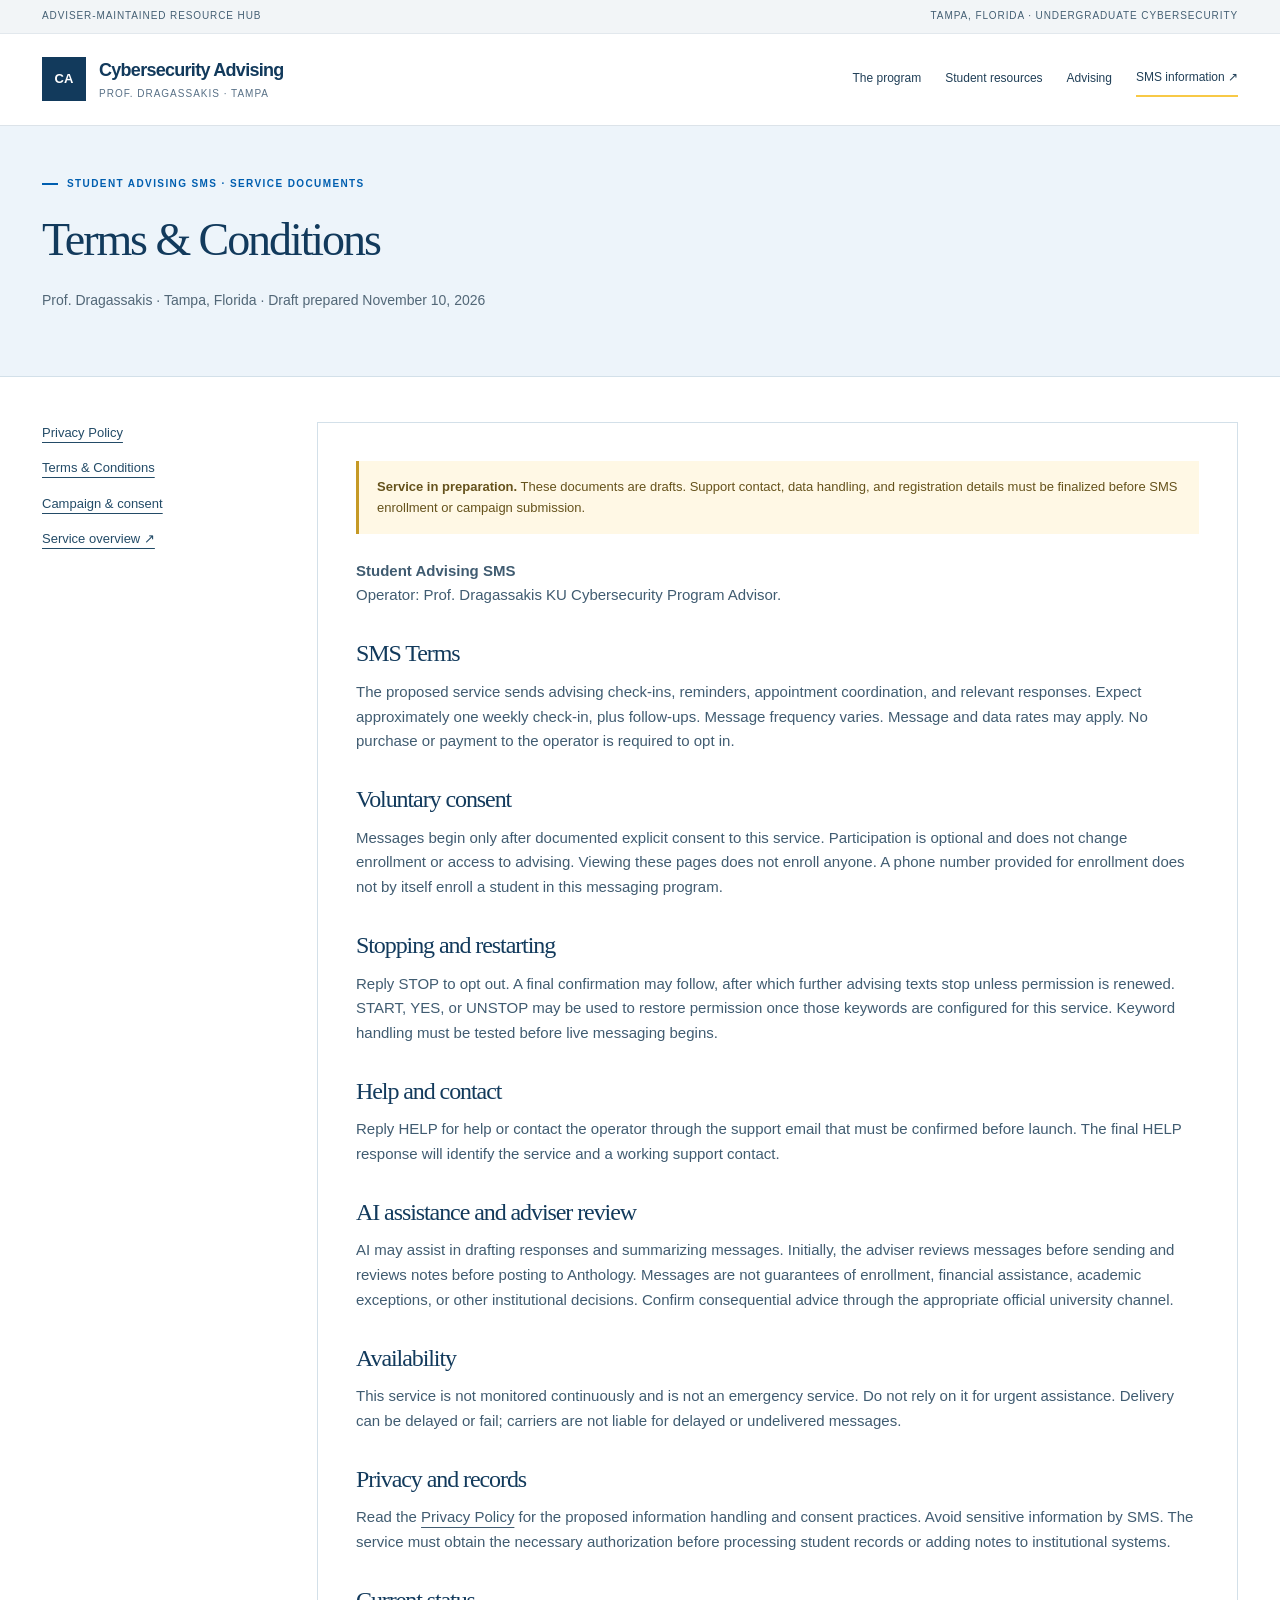
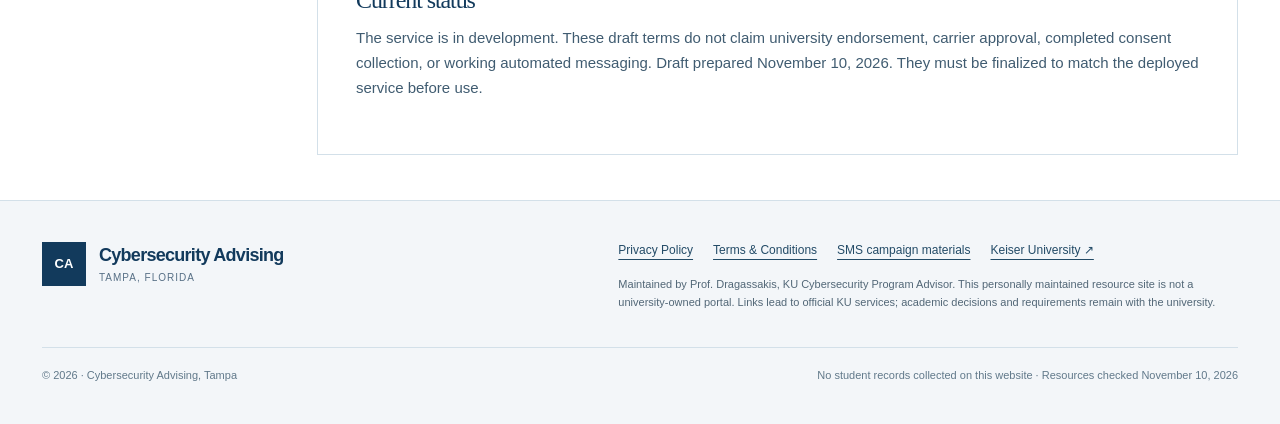
<file: terms.html>
<!doctype html><html lang="en"><head><meta charset="utf-8"><meta name="viewport" content="width=device-width,initial-scale=1"><title>Terms &amp; Conditions | Cybersecurity Advising Tampa</title><meta name="description" content="Student Advising SMS Terms &amp; Conditions — planned service disclosures and operator information."><link rel="icon" href="favicon.svg" type="image/svg+xml"><link rel="stylesheet" href="styles.css"><script src="site.js" defer></script></head><body><a class="skip" href="#main">Skip to content</a><div class="topline"><div class="wrap"><span>ADVISER-MAINTAINED RESOURCE HUB</span><span>TAMPA, FLORIDA · UNDERGRADUATE CYBERSECURITY</span></div></div><header class="masthead"><div class="wrap header-inner"><a class="brand" href="index.html" aria-label="Cybersecurity Advising home"><span class="brand-mark" aria-hidden="true">CA</span><span><strong>Cybersecurity Advising</strong><small>Prof. Dragassakis · Tampa</small></span></a><nav aria-label="Main navigation"><a href="index.html#program">The program</a><a href="index.html#resources">Student resources</a><a href="index.html#advising">Advising</a><a class="nav-cta" href="index.html#sms">SMS information ↗</a></nav></div></header><main id="main"><section class="legal-head"><div class="wrap"><div class="eyebrow">STUDENT ADVISING SMS · SERVICE DOCUMENTS</div><h1>Terms &amp; Conditions</h1><p>Prof. Dragassakis · Tampa, Florida · Draft prepared November 10, 2026</p></div></section><div class="wrap legal-layout"><aside class="legal-nav" aria-label="Service documents"><a href="privacy.html">Privacy Policy</a><a href="terms.html">Terms &amp; Conditions</a><a href="campaign.html">Campaign &amp; consent</a><a href="index.html#sms">Service overview ↗</a></aside><article class="legal-content"><div class="notice"><strong>Service in preparation.</strong> These documents are drafts. Support contact, data handling, and registration details must be finalized before SMS enrollment or campaign submission.</div>
<p><strong>Student Advising SMS</strong><br>Operator: Prof. Dragassakis KU Cybersecurity Program Advisor.</p>
<h2>SMS Terms</h2><p>The proposed service sends advising check-ins, reminders, appointment coordination, and relevant responses. Expect approximately one weekly check-in, plus follow-ups. Message frequency varies. Message and data rates may apply. No purchase or payment to the operator is required to opt in.</p>
<h2>Voluntary consent</h2><p>Messages begin only after documented explicit consent to this service. Participation is optional and does not change enrollment or access to advising. Viewing these pages does not enroll anyone. A phone number provided for enrollment does not by itself enroll a student in this messaging program.</p>
<h2>Stopping and restarting</h2><p>Reply STOP to opt out. A final confirmation may follow, after which further advising texts stop unless permission is renewed. START, YES, or UNSTOP may be used to restore permission once those keywords are configured for this service. Keyword handling must be tested before live messaging begins.</p>
<h2>Help and contact</h2><p>Reply HELP for help or contact the operator through the support email that must be confirmed before launch. The final HELP response will identify the service and a working support contact.</p>
<h2>AI assistance and adviser review</h2><p>AI may assist in drafting responses and summarizing messages. Initially, the adviser reviews messages before sending and reviews notes before posting to Anthology. Messages are not guarantees of enrollment, financial assistance, academic exceptions, or other institutional decisions. Confirm consequential advice through the appropriate official university channel.</p>
<h2>Availability</h2><p>This service is not monitored continuously and is not an emergency service. Do not rely on it for urgent assistance. Delivery can be delayed or fail; carriers are not liable for delayed or undelivered messages.</p>
<h2>Privacy and records</h2><p>Read the <a href="privacy.html">Privacy Policy</a> for the proposed information handling and consent practices. Avoid sensitive information by SMS. The service must obtain the necessary authorization before processing student records or adding notes to institutional systems.</p>
<h2>Current status</h2><p>The service is in development. These draft terms do not claim university endorsement, carrier approval, completed consent collection, or working automated messaging. Draft prepared November 10, 2026. They must be finalized to match the deployed service before use.</p></article></div></main><footer><div class="wrap"><div class="footer-grid"><div><a class="brand" href="index.html"><span class="brand-mark" aria-hidden="true">CA</span><span><strong>Cybersecurity Advising</strong><small>Tampa, Florida</small></span></a></div><div><div class="footer-links"><a href="privacy.html">Privacy Policy</a><a href="terms.html">Terms &amp; Conditions</a><a href="campaign.html">SMS campaign materials</a><a href="https://www.keiseruniversity.edu/">Keiser University ↗</a></div><p>Maintained by Prof. Dragassakis, KU Cybersecurity Program Advisor. This personally maintained resource site is not a university-owned portal. Links lead to official KU services; academic decisions and requirements remain with the university.</p></div></div><div class="footer-bottom"><span>© 2026 · Cybersecurity Advising, Tampa</span><span>No student records collected on this website · Resources checked November 10, 2026</span></div></div></footer></body></html>
</file>
<file: styles.css>
:root{--ink:#102d42;--navy:#082535;--teal:#006c68;--mint:#bde5cf;--paper:#f5f5ef;--line:#d6dfdc;--muted:#526b73}*{box-sizing:border-box}html{scroll-behavior:smooth;scroll-padding-top:100px}body{margin:0;background:var(--paper);color:var(--ink);font:16px/1.65 'Segoe UI',Arial,sans-serif}a{color:inherit;text-underline-offset:5px}button,input{font:inherit}a:focus-visible,button:focus-visible,input:focus-visible,summary:focus-visible{outline:3px solid #d89440;outline-offset:4px}a:hover{color:var(--teal)}.wrap{max-width:1240px;margin:auto;padding:0 36px}.topline{background:var(--navy);color:#d3e4e7;font-size:12px;letter-spacing:.05em;padding:9px 0}.topline .wrap{display:flex;justify-content:space-between;gap:15px}.masthead{background:#f5f5eff5;border-bottom:1px solid var(--line);position:sticky;top:0;z-index:10}.header-inner{min-height:90px;display:flex;align-items:center;justify-content:space-between;gap:30px}.brand{display:flex;align-items:center;gap:13px;text-decoration:none}.brand-mark{display:grid;place-items:center;width:43px;height:47px;border:1px solid #9bb7b7;background:var(--navy);color:var(--mint);font-weight:700;font-size:14px;clip-path:polygon(0 0,100% 0,100% 75%,50% 100%,0 75%)}.brand strong{display:block;font-size:17px;letter-spacing:-.03em}.brand small{display:block;color:var(--muted);font-size:11px;letter-spacing:.1em;text-transform:uppercase}nav{display:flex;align-items:center;gap:25px;font-size:13px;font-weight:600}nav a{text-decoration:none}.nav-cta{border:1px solid #becdca;padding:9px 15px;border-radius:4px}.eyebrow{font-size:11px;font-weight:700;letter-spacing:.16em;text-transform:uppercase;color:var(--teal);display:flex;align-items:center;gap:9px}.eyebrow:before{content:'';height:6px;width:6px;background:currentColor;border-radius:50%}h1,h2,h3,p{margin-top:0}h1{font-size:clamp(42px,5vw,68px);line-height:1.06;font-weight:600;letter-spacing:-.055em;margin:24px 0}h2{font-size:clamp(28px,3vw,40px);letter-spacing:-.04em;line-height:1.15;font-weight:600}h3{font-size:20px;letter-spacing:-.025em;line-height:1.3}.hero{padding:70px 0 62px}.hero-grid{display:grid;grid-template-columns:1.05fr 1fr;gap:70px;align-items:center}.hero h1 em{font-style:normal;color:var(--teal)}.hero-lead{font-size:17px;color:var(--muted);max-width:520px}.actions{display:flex;gap:14px;align-items:center;flex-wrap:wrap;margin-top:30px}.button{display:inline-flex;gap:20px;align-items:center;justify-content:space-between;padding:13px 20px;background:var(--teal);color:white;text-decoration:none;font-size:13px;font-weight:600;border-radius:4px;border:1px solid var(--teal)}.button:hover{background:#004e4c;color:white}.button.outline{background:transparent;color:var(--ink);border-color:#bccdc8}.hero-foot{font-size:12px;color:var(--muted);margin-top:25px}.visual{position:relative;background:var(--navy);border-radius:10px;min-height:460px;padding:28px;color:#d9e7e7;overflow:hidden}.visual:before{content:'';position:absolute;inset:0;background-image:linear-gradient(#acd4c909 1px,transparent 1px),linear-gradient(90deg,#acd4c909 1px,transparent 1px);background-size:28px 28px}.visual-top,.visual-bottom{position:relative;display:flex;justify-content:space-between;gap:20px;font-size:10px;text-transform:uppercase;letter-spacing:.13em}.visual-top span:last-child{color:#a6d5bf}.visual svg{position:relative;display:block;width:100%;height:305px;margin:8px 0}.visual-bottom{border-top:1px solid #ffffff20;padding-top:20px;color:#a1bec1}.visual-tag{position:absolute;right:20px;top:150px;background:#163d4a;border:1px solid #547675;border-radius:5px;padding:10px 15px;font-size:11px}.quicklinks{border-top:1px solid var(--line);border-bottom:1px solid var(--line);background:#eaf0eb}.quicklinks .wrap{display:grid;grid-template-columns:repeat(4,1fr)}.quicklinks a{text-decoration:none;padding:22px 20px;border-right:1px solid var(--line);font-size:13px;display:flex;justify-content:space-between;gap:10px}.quicklinks a:first-child{padding-left:0}.quicklinks a:last-child{border:0}.section{padding:75px 0}.section-head{display:flex;align-items:end;justify-content:space-between;gap:35px;margin-bottom:32px}.section-head h2{max-width:540px;margin:12px 0 0}.section-head>p{max-width:350px;color:var(--muted);font-size:14px;margin:0}.program-grid{display:grid;grid-template-columns:1.2fr 1fr 1fr;gap:20px}.program-intro{background:var(--navy);color:white;padding:30px;border-radius:6px}.program-intro p{color:#b6ccd0;font-size:14px}.program-intro a{color:var(--mint);font-size:13px}.track{border:1px solid var(--line);padding:30px;border-radius:6px}.track-number{font:13px monospace;color:var(--teal);margin-bottom:35px}.track p{font-size:14px;color:var(--muted)}.track ul{padding-left:18px;font-size:13px;color:var(--muted)}.resources{background:white;border-block:1px solid var(--line)}.search-row{display:flex;align-items:center;gap:20px;justify-content:space-between;margin-bottom:20px}.search-row label{font-size:13px;color:var(--muted)}#resource-search{margin-left:10px;border:1px solid var(--line);border-radius:4px;padding:9px 12px;max-width:100%;background:#fafbf8}#resource-count{font-size:12px;color:var(--muted)}.resource-grid{display:grid;grid-template-columns:repeat(3,1fr);gap:0;border-top:1px solid var(--line);border-left:1px solid var(--line)}.resource{display:block;border-right:1px solid var(--line);border-bottom:1px solid var(--line);padding:25px;text-decoration:none;transition:background .15s}.resource:hover{background:#f0f6f0}.resource[hidden]{display:none}.resource .category{font-size:10px;letter-spacing:.12em;color:var(--teal);text-transform:uppercase}.resource h3{display:flex;justify-content:space-between;gap:20px;margin:12px 0;font-size:18px}.resource h3 span{font-size:16px;color:var(--teal)}.resource p{color:var(--muted);font-size:13px;margin:0}.two-col{display:grid;grid-template-columns:1fr 1fr;gap:80px}.checklist{border-top:1px solid var(--line)}.checklist label{padding:17px 0;display:flex;gap:15px;border-bottom:1px solid var(--line);font-size:14px;align-items:start}.checklist input{accent-color:var(--teal);width:17px;height:17px;margin-top:4px;flex-shrink:0}.checklist label:has(input:checked){color:var(--muted)}.adviser-name{font-size:18px;font-weight:600;margin-bottom:3px}.adviser-role{color:var(--muted);font-size:14px}.adviser-block{border-left:3px solid var(--teal);padding-left:22px;margin:30px 0}.fine{font-size:12px;color:var(--muted)}.sms{background:var(--navy);color:#f2f8f4}.sms .eyebrow{color:var(--mint)}.sms p{color:#c0d1d3;font-size:15px}.sms a{color:var(--mint)}.status{display:inline-flex;align-items:center;gap:8px;font-size:11px;border:1px solid #6a8585;border-radius:100px;padding:5px 11px;color:#e8d8b5;margin-bottom:22px}.status:before{content:'';width:6px;height:6px;background:#e1b375;border-radius:50%}.sms-details{display:grid;gap:0;border-top:1px solid #ffffff25}.sms-details>div{display:flex;justify-content:space-between;border-bottom:1px solid #ffffff25;padding:18px 0;font-size:13px}.sms-details strong{font-weight:500;color:var(--mint)}.sms-links{display:flex;flex-wrap:wrap;gap:22px;margin-top:25px;font-size:13px}.faq details{border-bottom:1px solid var(--line);padding:20px 0}.faq summary{font-weight:600;cursor:pointer;font-size:15px}.faq details p{font-size:14px;color:var(--muted);padding:15px 0 0;margin:0;max-width:800px}.campus{background:#e6ede7;padding:32px;border-radius:6px}.campus p{font-size:14px;color:var(--muted)}footer{background:#e8eeea;border-top:1px solid var(--line);padding:40px 0}.footer-grid{display:grid;grid-template-columns:1fr 1.2fr;gap:60px}.footer-links{display:flex;gap:20px;flex-wrap:wrap;font-size:12px;margin-bottom:14px}.footer-grid p{font-size:12px;color:var(--muted)}.footer-bottom{border-top:1px solid #cbd9d1;margin-top:25px;padding-top:18px;display:flex;justify-content:space-between;gap:15px;font-size:11px;color:var(--muted)}.skip{position:fixed;top:-80px;left:20px;background:white;padding:12px;z-index:50}.skip:focus{top:10px}.legal-head{background:var(--navy);color:white;padding:50px 0}.legal-head .eyebrow{color:var(--mint)}.legal-head h1{font-size:46px}.legal-head p{color:#b6ccd0;font-size:14px}.legal-layout{display:grid;grid-template-columns:220px 1fr;gap:55px;padding-block:45px}.legal-nav{align-self:start;position:sticky;top:120px;display:grid;gap:14px;font-size:13px}.legal-content{background:white;border:1px solid var(--line);padding:38px;border-radius:6px;max-width:100%;min-width:0}.legal-content p,.legal-content li{font-size:15px;color:#405963}.legal-content h2{font-size:24px;margin:32px 0 12px}.notice{background:#f4ecd9;border-left:3px solid #a47c2c;padding:15px 18px;font-size:13px;margin-bottom:25px}.legal-content code{white-space:pre-wrap}.quote{border-left:3px solid var(--teal);padding:15px 20px;background:#f0f5f0}.page-meta{font-size:12px;color:var(--muted)}@media(max-width:1000px){nav{gap:15px}.hero-grid{gap:35px}.hero h1{font-size:50px}.program-grid{grid-template-columns:1fr 1fr}.program-intro{grid-column:1/-1}.two-col{gap:40px}.visual{min-height:420px}.visual svg{height:280px}.legal-layout{grid-template-columns:170px 1fr;gap:25px}}@media(max-width:700px){.wrap{padding-inline:22px}.topline .wrap{font-size:10px}.topline span:last-child{display:none}.header-inner{min-height:105px;flex-wrap:wrap;gap:12px;padding-block:15px}nav{width:100%;justify-content:space-between;font-size:11px;gap:10px}.brand strong{font-size:16px}.hero{padding-block:38px}.hero-grid{grid-template-columns:1fr;gap:30px}.hero h1{font-size:46px}.hero-lead{font-size:16px}.visual{min-height:360px}.visual svg{height:240px}.visual-tag{top:125px}.quicklinks .wrap{grid-template-columns:1fr 1fr}.quicklinks a{padding:16px 8px!important;border-bottom:1px solid var(--line);font-size:11px}.section{padding-block:48px}.section-head{display:block}.section-head>p{margin-top:18px}.program-grid,.two-col,.footer-grid{grid-template-columns:1fr;gap:25px}.program-intro{grid-column:auto}.track-number{margin-bottom:18px}.resource-grid{grid-template-columns:1fr 1fr}.resource{padding:18px}.resource h3{font-size:16px}.search-row{align-items:start;gap:10px}.search-row label{display:grid;gap:5px}#resource-search{margin:0;width:220px}.legal-layout{grid-template-columns:1fr}.legal-nav{position:static;display:flex;flex-wrap:wrap;gap:15px}.legal-content{padding:23px}.legal-head h1{font-size:36px}.footer-bottom{flex-direction:column}.sms-details>div{gap:15px}.campus{padding:24px}}@media(prefers-reduced-motion:reduce){html{scroll-behavior:auto}.resource{transition:none}}@media print{.masthead,.topline,.legal-nav,footer{display:none}.legal-layout{display:block}.legal-content{border:0}.legal-head{background:white;color:black}.wrap{padding:0}}

body{--ink:#eef4f9;--navy:#070e1a;--teal:#a8f06a;--mint:#a8f06a;--paper:#090f1b;--line:#243043;--muted:#a2afc2;background:#090f1b;color:var(--ink);font-family:Inter,'Segoe UI',Arial,sans-serif}.topline{background:#111c2b;color:#92a7b9;font-size:10px}.masthead{background:#090f1bf2;backdrop-filter:blur(18px)}.brand-mark{clip-path:none;border-radius:13px;border-color:#3a503a;background:#182923;color:#b8f383;height:43px}.brand small{color:#8294aa}.brand strong{font-weight:600}.nav-cta{border-color:#364344;border-radius:100px}a:hover{color:#b4f483}.wrap{max-width:1280px}.eyebrow{color:#a8f06a;font-size:10px}.hero{padding:70px 0 50px;position:relative;overflow:hidden}.hero:before{content:'';position:absolute;width:700px;height:700px;right:-220px;top:-450px;background:radial-gradient(ellipse,#5b7d631c,transparent 68%);pointer-events:none}.hero-grid{grid-template-columns:1.1fr 1fr;gap:65px}.hero h1{font-size:clamp(46px,5.4vw,76px);font-weight:550;line-height:1.02;letter-spacing:-.065em;margin:24px 0}.hero h1 em{color:#b4f483}.hero-lead{font-size:16px;line-height:1.8;color:#9eaec0;max-width:485px}.hero-foot{font-size:11px;color:#8594a9}.button{background:#b4f483;color:#142214;border-color:#b4f483;font-size:12px;border-radius:100px;gap:22px;padding:13px 21px}.button:hover{background:#c4ff99;color:#142214}.button.outline{border-color:#344457;color:#dce7f4}.button.outline:hover{background:#162335;color:white}.badge-row{display:flex;flex-wrap:wrap;gap:8px;margin:24px 0}.badge{font-size:10px;color:#abb7c6;padding:5px 10px;border:1px solid #2c394b;border-radius:100px}.career-orbit{border:1px solid #314053;border-radius:22px;background:linear-gradient(140deg,#192638,#0c1626);box-shadow:0 35px 100px #0004;padding:26px;position:relative;overflow:hidden}.career-orbit:before{content:'';position:absolute;width:320px;height:320px;border:1px solid #35494466;border-radius:50%;right:-90px;top:-120px;pointer-events:none}.orbit-top{display:flex;justify-content:space-between;align-items:center;font-size:10px;letter-spacing:.1em;text-transform:uppercase;color:#9aacbd}.orbit-top b{color:#b4f483;font-weight:500}.career-orbit h2{font-size:29px;margin:35px 0 8px;letter-spacing:-.045em}.career-orbit>p{font-size:12px;color:#95a6bb;max-width:320px}.career-steps{margin-top:27px;position:relative}.career-step{display:flex;gap:17px;padding:14px 0;border-top:1px solid #314053}.step-circle{flex-shrink:0;display:grid;place-items:center;width:31px;height:31px;border-radius:50%;font:11px monospace;background:#0d1726;border:1px solid #334155;color:#9eb3c4}.career-step:first-child .step-circle{color:#c2f7a2;border-color:#63834e;background:#263923}.career-step strong{display:block;font-size:13px;font-weight:500}.career-step p{font-size:11px;color:#91a3b8;margin:3px 0 0}.orbit-bottom{display:flex;justify-content:space-between;align-items:center;border-top:1px solid #314053;margin-top:15px;padding-top:18px;font-size:10px;color:#8fa2b8}.orbit-bottom a{color:#b4f483}.quicklinks{background:#0d1624;border-color:#243043}.quicklinks a{color:#c4cedb;font-size:12px;border-color:#243043;padding-block:19px}.quicklinks a span{color:#a8f06a}.section{padding-block:75px}.section-head h2{font-size:36px;max-width:600px}.section-head>p{color:#92a3b7}.cyberseek-section{background:radial-gradient(ellipse at 20% 40%,#18302675,transparent 55%);border-bottom:1px solid #243043}.cyberseek-layout{display:grid;grid-template-columns:1.15fr 1fr;gap:20px}.seek-main{display:flex;flex-direction:column;justify-content:space-between;padding:36px;border:1px solid #41553d;border-radius:20px;background:linear-gradient(135deg,#1e3427,#111f22);min-height:390px}.seek-brand{font-size:30px;font-weight:650;letter-spacing:-.06em;margin:0}.seek-brand span{color:#b4f483}.seek-main p{font-size:14px;color:#b7c6bd;max-width:410px}.seek-main h3{font-size:37px;line-height:1.12;letter-spacing:-.05em;margin:30px 0 18px}.seek-main .button{align-self:start}.seek-tools{display:grid;gap:20px}.seek-tool{background:#111c2a;border:1px solid #2b3b4d;border-radius:20px;padding:28px;text-decoration:none;display:flex;gap:24px;align-items:start}.seek-tool:hover{background:#162535}.tool-icon{font:13px monospace;color:#b4f483;border:1px solid #38523c;padding:9px 11px;border-radius:10px;flex-shrink:0}.seek-tool h3{font-size:20px;margin-bottom:7px}.seek-tool p{color:#94a6b8;font-size:12px;margin:0}.arrow{margin-left:auto;color:#b4f483}.seek-note{font-size:11px;color:#91a4b8;margin-top:15px}.role-lab{margin-top:24px;padding:27px;border-radius:20px;border:1px solid #2c3b4d;background:#111b29}.role-lab-header{display:flex;justify-content:space-between;gap:20px;align-items:center}.role-lab h3{font-size:18px;margin:0}.role-tabs{display:flex;gap:8px;flex-wrap:wrap}.role-tabs button,.filter-pills button{background:transparent;border:1px solid #344357;border-radius:100px;color:#a8b6c6;padding:8px 13px;font-size:11px;cursor:pointer}.role-tabs button[aria-pressed=true],.filter-pills button[aria-pressed=true]{background:#b4f483;color:#172415;border-color:#b4f483}.role-result{display:grid;grid-template-columns:1fr 1.3fr;gap:35px;border-top:1px solid #2c3b4d;margin-top:20px;padding-top:23px}.role-result strong{font-size:24px;font-weight:550;letter-spacing:-.04em}.role-result p{font-size:13px;color:#9bacc0;margin:7px 0}.role-result a{font-size:12px;color:#b4f483}.role-result .role-prompt{border-left:2px solid #719e54;padding-left:20px;color:#b5c2d3}.resources{background:#0c1421;border-color:#243043}.resource-grid{grid-template-columns:repeat(3,1fr);border:0;gap:14px}.resource{border:1px solid #28384a;background:#101c2b;border-radius:15px;padding:23px;transition:transform .15s,background .15s,border-color .15s}.resource:hover{background:#172638;border-color:#567448;transform:translateY(-3px)}.resource .category{color:#89a0b9;font-size:9px}.resource h3{color:#e0e9f4;font-size:17px}.resource p{font-size:12px;color:#8fa2b8}.resource h3 span{color:#b4f483}.search-row{padding:15px 0;gap:20px}#resource-search{background:#101a29;border-color:#314157;color:#e8f0fb;padding:10px 15px;border-radius:100px;width:260px}.filter-pills{display:flex;gap:8px;flex-wrap:wrap;margin:0 0 20px}.search-row label{font-size:12px}.program-grid{grid-template-columns:1.2fr 1fr 1fr;gap:16px}.program-intro{background:linear-gradient(145deg,#1a293d,#111c2b);border:1px solid #304159;border-radius:17px}.track{background:#101a28;border-color:#293b4e;border-radius:17px}.track-number{color:#a8f06a;font-size:10px;margin-bottom:25px}.track p,.track ul{color:#95a6ba;font-size:13px}.track h3{font-size:23px}.program-intro a{color:#b4f483}.checklist{border-color:#2c3c50}.checklist label{border-color:#2c3c50;font-size:13px}.checklist input{accent-color:#b4f483}.adviser-block{border-color:#b4f483}.adviser-role,.fine{color:#8b9eb6}.adviser-panel{border:1px solid #2e4054;background:#111d2d;border-radius:20px;padding:30px}.avatar-initial{height:54px;width:54px;border-radius:17px;display:grid;place-items:center;font-size:19px;color:#b4f483;background:#223428;border:1px solid #4d6548;margin-bottom:22px}.sms{background:#10201f;border-block:1px solid #2c4439}.sms h2{font-size:38px}.sms p{color:#a7bcb4}.sms .two-col{gap:60px}.sms-details>div{border-color:#30493f}.sms-details strong{color:#b4f483;font-size:12px}.status{border-color:#526744;font-size:10px;color:#d7e8c1}.campus{background:#142132;border:1px solid #2a3d52;border-radius:20px}.campus p{color:#93a7bd}.faq details{border-color:#293c50}.faq details p{color:#9cafc5}.faq summary{font-size:13px}.footer-grid p{color:#8b9db2}footer{background:#080e18;border-color:#243043}.footer-bottom{border-color:#243043;color:#7e93ab}.footer-links{color:#a5b6c9}.skip{color:#102d42}.nav-cta:hover{color:#b4f483}.section-index{color:#667d96;font-size:11px;font-family:monospace;margin-bottom:12px}.home-divider{height:1px;background:#243043}.advising-section{background:#0c1421;border-block:1px solid #243043}@media(max-width:1000px){.hero-grid{gap:35px}.hero h1{font-size:60px}.program-grid{grid-template-columns:1fr 1fr}.program-intro{grid-column:1/-1}.role-lab-header{display:block}.role-tabs{margin-top:18px}}@media(max-width:700px){.hero{padding-block:36px}.hero h1{font-size:49px;line-height:1.03}.hero-grid{grid-template-columns:1fr;gap:28px}.career-orbit{padding:24px}.career-orbit h2{margin-top:25px}.cyberseek-layout,.role-result,.program-grid{grid-template-columns:1fr}.program-intro{grid-column:auto}.seek-main{min-height:350px;padding:27px}.seek-main h3{font-size:34px}.seek-tool{padding:23px;gap:15px}.role-lab{padding:23px}.role-result{gap:15px}.role-tabs button{font-size:10px;padding:8px 10px}.resource-grid{grid-template-columns:1fr}.resource{padding:22px}.resource h3{font-size:18px}.section-head h2{font-size:31px}.section{padding-block:48px}.search-row{align-items:start}#resource-search{width:230px}.filter-pills button{padding:7px 11px;font-size:10px}.nav-cta{padding:8px 10px}.sms .two-col{gap:30px}.hero-lead{font-size:15px}.role-lab-header h3{line-height:1.4}.footer-grid{gap:25px}.adviser-panel{padding:25px}}@media(prefers-reduced-motion:reduce){.resource:hover{transform:none}}
@media(max-width:700px){nav{flex-wrap:wrap;justify-content:flex-start;gap:10px 18px}nav a{white-space:nowrap;font-size:11px}.nav-cta{border:0;padding:0}.header-inner{gap:18px}}

/* Editorial palette drawn from KU navy/gold and CyberSeek's bright blue. */
:root{--ku-navy:#123a5c;--ku-deep:#0c2c48;--ku-gold:#f8c946;--seek-blue:#3593ff;--ink:#16334a;--muted:#526777;--line:#dce3e9;--paper:#fff;--teal:#005eaf;--mint:#005eaf;--navy:#123a5c}
body{background:#fff;color:var(--ink);font-family:'Segoe UI',Arial,sans-serif;-webkit-font-smoothing:antialiased}.wrap{max-width:1280px;padding-inline:42px}a:hover{color:#005eaf}.topline{background:#f2f5f7;color:#456074;border-bottom:1px solid #e2e8ed;font-size:10px;letter-spacing:.09em;padding:8px 0}.masthead{background:#fffffff7;backdrop-filter:blur(12px);border-bottom:1px solid var(--line)}.header-inner{min-height:91px}.brand-mark{background:var(--ku-navy);color:white;border:0;border-radius:0;clip-path:none;width:44px;height:44px;font-size:13px}.brand strong{color:var(--ku-navy);font-size:18px;font-weight:650;letter-spacing:-.04em}.brand small{color:#587086;font-size:10px}.header-inner nav{gap:24px;font-size:12px;color:#203f57}.header-inner nav a{font-weight:500}.nav-cta{border:0;border-radius:0;border-bottom:2px solid var(--ku-gold);padding:7px 0}.nav-cta:hover{color:#005eaf}.eyebrow{color:#005eaf;font-size:10px;letter-spacing:.14em}.eyebrow:before{border-radius:0;width:16px;height:2px}h1,h2{font-family:Georgia,'Times New Roman',serif;font-weight:400;letter-spacing:-.045em}h3{font-weight:550}h2{font-size:42px}.section-head h2{font-family:Georgia,'Times New Roman',serif;font-size:42px;line-height:1.12;font-weight:400}.section-index{font-family:'Segoe UI',Arial,sans-serif;color:#667f91;font-size:10px;letter-spacing:.12em}.section-head>p{color:#526777;font-size:14px}.button{border-radius:0;background:var(--ku-navy);border-color:var(--ku-navy);color:white;font-size:12px;padding:13px 19px;gap:25px;font-weight:600}.button:hover{background:#005eaf;border-color:#005eaf;color:white}.button.outline{border-color:#b9c9d5;color:#123a5c;background:white}.button.outline:hover{background:#f1f6fa;color:#005eaf;border-color:#005eaf}.editorial-hero{padding:60px 0 0;background:white}.hero-intro{display:grid;grid-template-columns:1.1fr 1fr;align-items:end;gap:95px;margin:0 0 40px}.editorial-hero h1{font-size:clamp(44px,5vw,70px);line-height:1.06;letter-spacing:-.055em;color:#123a5c;margin:20px 0 0}.hero-copy{border-top:3px solid #f8c946;padding-top:21px}.hero-copy p{font-size:16px;line-height:1.85;color:#4c6374;margin-bottom:20px}.hero-copy .actions{margin:0;gap:12px}.editorial-photo{margin:0;position:relative}.editorial-photo img{width:100%;height:320px;object-fit:cover;object-position:center 54%;display:block}.editorial-photo figcaption{font-size:10px;color:#61798a;padding:9px 0;display:flex;justify-content:space-between;gap:20px}.photo-accent{position:absolute;left:0;bottom:35px;width:7px;height:50px;background:#f8c946}.editorial-meta{display:flex;justify-content:space-between;gap:20px;margin:14px 0 20px;font-size:11px;color:#557084}.editorial-meta strong{color:#123a5c;font-weight:600}.quicklinks{background:#f5f8fb;border-block:1px solid var(--line)}.quicklinks a{color:#123a5c;font-size:12px;border-color:#dce3e9}.quicklinks a span{color:#005eaf}.section{padding-block:70px}.cyberseek-section{background:white;border-bottom:1px solid var(--line)}.cyberseek-layout{grid-template-columns:1.15fr 1fr;gap:0;border:1px solid var(--line)}.seek-main{border:0;border-top:4px solid #3593ff;border-radius:0;background:#f1f7fd;min-height:380px;padding:34px 38px}.seek-main h3{font-family:Georgia,'Times New Roman',serif;font-size:37px;font-weight:400;color:#123a5c;line-height:1.16}.seek-main p{color:#4c6579;font-size:14px}.seek-main .seek-brand{font-family:'Segoe UI',Arial,sans-serif;font-size:27px;font-weight:700;color:#123a5c;letter-spacing:-.05em}.seek-main .seek-brand span{color:#0875d1}.seek-main .seek-brand span[style]{color:#536f85!important;font-size:9px!important;letter-spacing:.08em!important}.seek-main .button{background:#005eaf;border-color:#005eaf}.seek-main .button:hover{background:#123a5c}.seek-tools{gap:0}.seek-tool{border:0;border-left:1px solid var(--line);border-bottom:1px solid var(--line);border-radius:0;background:white;padding:35px 30px}.seek-tool:last-child{border-bottom:0}.seek-tool:hover{background:#f6f9fc}.seek-tool h3{color:#123a5c;font-size:21px;font-weight:500}.seek-tool p{color:#526777;font-size:13px}.tool-icon{color:#005eaf;border:0;border-radius:0;background:#eaf3fc;font-size:11px;padding:12px}.arrow{color:#005eaf}.seek-note{font-size:10px;color:#61798a}.role-lab{border:0;border-top:1px solid var(--line);border-bottom:1px solid var(--line);border-radius:0;background:white;margin-top:34px;padding:28px 0}.role-lab-header h3{color:#123a5c;font-size:19px;line-height:1.5}.role-lab-header h3 span{color:#526777!important}.role-tabs button,.filter-pills button{border-radius:0;border:1px solid #c7d5e0;color:#23465f;background:white;font-size:11px;padding:9px 13px}.role-tabs button[aria-pressed=true],.filter-pills button[aria-pressed=true]{background:#123a5c;border-color:#123a5c;color:white}.role-tabs button:hover,.filter-pills button:hover{border-color:#005eaf}.role-result{border-color:var(--line);gap:55px}.role-result strong{color:#123a5c;font-size:25px;font-family:Georgia,'Times New Roman',serif;font-weight:400}.role-result p{color:#526777}.role-result a{color:#005eaf}.role-result .role-prompt{border-color:#f8c946;color:#405d73;font-size:14px}.resources{background:#f5f8fb;border-color:var(--line)}.search-row label,#resource-count{color:#526777}.search-row{padding-top:5px}#resource-search{border-radius:0;border:1px solid #b9cbd9;background:white;color:#123a5c;padding:11px 14px}#resource-search::placeholder{color:#6d8090}.resource-grid{gap:0;border-top:1px solid #d1dce5;border-left:1px solid #d1dce5}.resource{border:0;border-right:1px solid #d1dce5;border-bottom:1px solid #d1dce5;background:white;border-radius:0;padding:27px;transform:none!important}.resource:hover{background:#edf5fc;border-color:#d1dce5}.resource .category{color:#59768b;font-size:9px}.resource h3{font-size:19px;color:#123a5c;font-weight:550}.resource h3 span{color:#005eaf}.resource p{color:#526777;font-size:13px}.filter-pills{gap:7px}.program-grid{gap:0;border:1px solid var(--line)}.program-intro{background:#123a5c;border:0;border-radius:0;padding:32px;color:white}.program-intro p{color:#d7e4ee;font-size:13px}.program-intro a{color:#ffe294}.program-intro h3{font-family:Georgia,'Times New Roman',serif;font-size:28px;font-weight:400}.track{background:white;border:0;border-left:1px solid var(--line);border-radius:0;padding:32px}.track h3{color:#123a5c;font-family:Georgia,'Times New Roman',serif;font-weight:400;font-size:28px}.track-number{color:#005eaf}.track p,.track ul{color:#526777}.advising-section{background:#f8fafb;border-block:1px solid var(--line)}.advising-section p[style],.adviser-panel p[style]{color:#526777!important}.checklist,.checklist label{border-color:#d5e0e8}.checklist label{color:#264a63;font-size:14px}.checklist input{accent-color:#005eaf}.adviser-panel{background:white;border:1px solid #d5e0e8;border-radius:0;border-top:4px solid #f8c946;padding:35px}.adviser-panel h3{font-family:Georgia,'Times New Roman',serif;color:#123a5c;font-weight:400}.avatar-initial{border:0;border-radius:0;background:#edf4fa;color:#123a5c}.adviser-role,.fine{color:#526777}.sms{background:#eef5fb;color:#123a5c;border-block:1px solid #d8e5ee}.sms .eyebrow{color:#005eaf}.sms p{color:#4f687b}.sms a{color:#005eaf}.sms h2{font-size:42px}.sms-details>div{border-color:#cbdce9;color:#526777}.sms-details strong{color:#123a5c}.status{color:#66521c;border:1px solid #ddc88f;border-radius:0;background:#fffaf0}.status:before{background:#ba8c14}.faq details{border-color:var(--line)}.faq summary{color:#123a5c;font-size:14px}.faq details p{color:#526777}.campus{background:#f0f5f9;border:0;border-radius:0;border-top:3px solid #3593ff;padding:32px}.campus p{color:#526777}.campus h3{font-family:Georgia,'Times New Roman',serif;font-weight:400;color:#123a5c}footer{background:#f3f6f9;border-top:1px solid #d3e0e9}.footer-links{color:#234b67}.footer-grid p{color:#526777;font-size:11px}.footer-bottom{color:#61798a;border-color:#d3e0e9}.skip{color:#123a5c}.legal-head{background:#edf4fa;color:#123a5c;border-bottom:1px solid #d3e0e9}.legal-head h1{font-weight:400}.legal-head .eyebrow{color:#005eaf}.legal-head p{color:#526777}.legal-content{border-radius:0;border-color:#d3e0e9}.legal-content h2{color:#123a5c;font-weight:400}.legal-content p,.legal-content li{color:#405c71}.legal-nav a{color:#234b67}.notice{background:#fff8e5;color:#65521c;border-color:#c59925}.quote{background:#f2f7fc;border-color:#3593ff}.page-meta{color:#526777}
@media(max-width:1000px){.header-inner{gap:20px;flex-wrap:wrap;padding-block:18px}.header-inner nav{gap:20px}.hero-intro{gap:50px}.editorial-hero h1{font-size:55px}.program-intro{border-bottom:1px solid var(--line)}.section-head h2{font-size:37px}}
@media(max-width:700px){.wrap{padding-inline:23px}.topline .wrap{font-size:9px}.header-inner{min-height:auto;gap:18px;padding-block:17px}.header-inner nav{gap:9px 18px;flex-wrap:wrap;justify-content:flex-start;font-size:11px}.nav-cta{padding:0;border:0}.brand strong{font-size:17px}.editorial-hero{padding-top:34px}.hero-intro{grid-template-columns:1fr;gap:24px;margin-bottom:28px}.editorial-hero h1{font-size:46px;line-height:1.07}.hero-copy{border-top:1px solid #d3e0e9;padding-top:19px}.hero-copy p{font-size:15px}.hero-copy .button{padding:12px 15px;font-size:11px}.editorial-photo img{height:210px;object-fit:cover;object-position:center}.editorial-photo figcaption{font-size:9px}.editorial-photo figcaption span:last-child{display:none}.photo-accent{bottom:33px;height:35px;width:5px}.editorial-meta{flex-direction:column;gap:3px;font-size:10px;margin:12px 0 18px}.section{padding-block:45px}.section-head h2{font-size:33px}.cyberseek-layout{grid-template-columns:1fr}.seek-main{padding:27px;min-height:350px}.seek-main h3{font-size:32px}.seek-tool{border-left:0;border-top:1px solid var(--line);border-bottom:0;padding:25px;gap:15px}.seek-tool h3{font-size:20px}.role-lab{padding:25px 0}.role-result{gap:18px}.role-tabs button{font-size:10px;padding:9px 11px}.resource-grid{grid-template-columns:1fr}.resource{padding:25px}.track{border-left:0;border-top:1px solid var(--line)}.adviser-panel{padding:27px}.sms h2{font-size:34px}.legal-head h1{font-size:36px}.footer-bottom{font-size:10px}.search-row{gap:12px}#resource-search{width:215px}.filter-pills button{font-size:10px;padding:8px 10px}}
body{--ink:#16334a;--navy:#123a5c;--teal:#005eaf;--mint:#005eaf;--paper:#fff;--line:#dce3e9;--muted:#526777}

.editorial-hero h1{font-size:clamp(42px,4.4vw,61px);line-height:1.1}.hero-intro{grid-template-columns:1.2fr 1fr;gap:75px}.editorial-photo img{height:410px;object-position:center 36%}.editorial-photo figcaption{line-height:1.6}.source-guide{background:white;padding:38px 0 0}.source-guide h2{font-family:'Segoe UI',Arial,sans-serif;font-size:13px;font-weight:600;letter-spacing:0;color:#123a5c;margin-bottom:22px}.source-columns{display:grid;grid-template-columns:repeat(3,1fr);border-block:1px solid #dce3e9}.source-columns>div{padding:26px 28px;border-right:1px solid #dce3e9}.source-columns>div:first-child{padding-left:0}.source-columns>div:last-child{border-right:0}.source-label{font-size:9px;letter-spacing:.12em;color:#005eaf;font-weight:600}.source-columns h3{font-size:19px;font-family:Georgia,'Times New Roman',serif;line-height:1.3;font-weight:400;margin:12px 0 10px}.source-columns p{color:#526777;font-size:12px;line-height:1.8;margin-bottom:14px}.source-columns a{color:#005eaf;font-size:11px}.photo-accent{bottom:36px}@media(max-width:1000px){.hero-intro{gap:40px}.editorial-hero h1{font-size:50px}.editorial-photo img{height:360px}}@media(max-width:700px){.hero-intro{grid-template-columns:1fr;gap:24px}.editorial-hero h1{font-size:42px}.editorial-photo img{height:280px;object-position:57% 30%}.editorial-photo figcaption{display:block}.editorial-photo figcaption span{display:block!important}.editorial-photo figcaption span:last-child{margin-top:4px}.source-columns{grid-template-columns:1fr}.source-columns>div,.source-columns>div:first-child{padding:24px 0;border-right:0;border-bottom:1px solid #dce3e9}.source-columns>div:last-child{border-bottom:0}.source-guide{padding-top:28px}.source-columns h3{font-size:23px}.source-columns p{font-size:13px}.photo-accent{bottom:61px}}

.editorial-hero{padding:46px 0 36px}.hero-intro.balanced-hero{grid-template-columns:1fr 1.08fr;gap:52px;align-items:center;margin:0}.hero-story{padding:12px 0 30px}.hero-story .eyebrow{font-size:9px;letter-spacing:.13em}.editorial-hero .hero-story h1{font-size:clamp(42px,4.7vw,63px);line-height:1.07;letter-spacing:-.05em;margin:24px 0 22px}.hero-story h1>span{color:#0067b8}.hero-summary{font-size:15px;line-height:1.85;color:#526777;max-width:475px;margin-bottom:24px}.hero-story .actions{margin-top:0;gap:10px}.hero-story .button{font-size:11px;padding:13px 17px;gap:20px}.hero-author{display:flex;align-items:stretch;gap:15px;margin-top:30px}.author-rule{width:3px;background:#f8c946;flex-shrink:0}.hero-author strong,.hero-author span,.hero-author small{display:block}.hero-author strong{font-size:13px;font-weight:650;color:#123a5c}.hero-author div>span{font-size:11px;color:#526777}.hero-author small{font-size:10px;color:#6c8191;margin-top:3px}.balanced-hero .editorial-photo{margin:0;min-width:0}.photo-frame{position:relative;background:#edf4fa;border-left:5px solid #f8c946}.balanced-hero .editorial-photo img{height:438px;width:100%;object-fit:cover;object-position:58% 34%}.photo-tag{position:absolute;bottom:0;left:0;background:#123a5ce8;color:white;padding:13px 18px;font-size:9px;letter-spacing:.15em;border-top:1px solid #ffffff20}.balanced-hero .editorial-photo figcaption{font-size:8px;padding-top:10px;gap:12px}.quicklinks{background:#123a5c;border-color:#123a5c}.quicklinks a{color:#fff;border-right-color:#365977;font-weight:500;padding-block:19px}.quicklinks a span{color:#f8c946}.quicklinks a:hover{background:#1a4a70;color:white}.quicklinks a:first-child{padding-left:16px}.quicklinks a:last-child{padding-right:16px}.source-guide{padding-top:32px}.source-guide h2{margin-bottom:14px;color:#5e7789;font-size:11px;font-weight:500}.source-columns>div{padding-block:22px}.source-columns h3{font-size:20px}.source-label{font-size:8px;background:#edf5fc;display:inline-block;padding:4px 7px}.cyberseek-section{padding-top:56px}.seek-main{background:#123a5c;border-top-color:#f8c946;padding:32px 36px}.seek-main .seek-brand{color:white}.seek-main .seek-brand span{color:#a1d4ff}.seek-main .seek-brand span[style]{color:#d7e4ee!important;font-size:8px!important}.seek-main h3{color:white;font-size:39px}.seek-main p{color:#dbe7f2}.seek-main .button{background:#f8c946;border-color:#f8c946;color:#123a5c;box-shadow:0 4px 12px #0001}.seek-main .button:hover{background:#ffe080;border-color:#ffe080;color:#123a5c}.cyberseek-layout{border-color:#c6d5e1;box-shadow:0 7px 25px #123a5c08}.seek-tool{border-left:0}.seek-tool h3{font-size:22px}.seek-tool .arrow{font-size:22px}.role-lab-header h3{font-size:18px}.section-head{align-items:start}.section-head h2{font-size:39px}.section-head>p{padding-top:25px}.resources .resource-grid{gap:12px;border:0}.resources .resource{border:1px solid #d5e2ec;border-top:3px solid #d5e2ec;background:white}.resources .resource:hover{border-top-color:#3593ff;box-shadow:0 4px 15px #123a5c0a;background:#fff}.resource h3{font-size:20px}.resources .resource .category{color:#446c89}.program-intro h3{font-size:29px}.adviser-panel{box-shadow:0 6px 24px #123a5c08}.sms-links a{font-weight:600}.section-index{display:inline-block;background:#eef4f9;padding:4px 9px;color:#345872;font-size:9px}
@media(max-width:1100px){.hero-intro.balanced-hero{gap:32px;grid-template-columns:1fr 1fr}.editorial-hero .hero-story h1{font-size:49px}.balanced-hero .editorial-photo img{height:440px}.hero-summary{font-size:14px}.hero-story .button{gap:12px;padding:11px 13px}.balanced-hero .editorial-photo figcaption{display:block}.balanced-hero .editorial-photo figcaption span{display:block}.section-head h2{font-size:35px}}
@media(max-width:700px){.editorial-hero{padding:30px 0 25px}.hero-intro.balanced-hero{grid-template-columns:1fr;gap:24px}.hero-story{padding:0}.editorial-hero .hero-story h1{font-size:45px;margin:20px 0}.hero-summary{font-size:15px}.hero-story .button{font-size:11px;gap:12px;padding:12px 14px}.hero-author{margin-top:23px}.balanced-hero .editorial-photo img{height:295px;object-position:57% 30%}.balanced-hero .editorial-photo figcaption{font-size:9px}.photo-tag{padding:10px 13px;font-size:8px}.quicklinks a{padding-block:16px!important;font-size:11px;border-bottom-color:#365977}.quicklinks a:first-child{padding-left:8px!important}.source-guide{padding-top:25px}.source-guide h2{font-size:12px}.source-columns>div,.source-columns>div:first-child{padding:22px 0}.source-columns h3{font-size:22px}.source-columns p{font-size:13px}.source-label{font-size:9px}.cyberseek-section{padding-top:40px}.section-head h2{font-size:32px}.section-head>p{padding-top:0}.seek-main{padding:27px}.seek-main h3{font-size:34px}.resources .resource-grid{gap:10px}.resources .resource{padding:23px}.seek-tool{padding:25px}.seek-tool h3{font-size:21px}}

.editorial-hero{padding:42px 0 26px}.hero-intro.intact-hero{display:grid;grid-template-columns:1.15fr 1fr;gap:70px;align-items:center;margin-bottom:34px}.intact-hero .hero-heading h1{font-size:clamp(43px,4.8vw,64px);line-height:1.08;margin:23px 0 0;letter-spacing:-.055em}.hero-heading h1>span{color:#0067b8}.intact-hero .hero-story{padding:0;border-top:3px solid #f8c946;padding-top:20px}.intact-hero .hero-summary{font-size:14px;margin-bottom:18px;line-height:1.8}.intact-hero .hero-author{margin-top:20px}.editorial-photo.intact-photo{width:100%;margin:0}.editorial-photo.intact-photo img{display:block;width:100%;height:auto!important;max-height:none;aspect-ratio:auto;object-fit:contain;object-position:center;border:0}.intact-photo figcaption{padding:11px 0;font-size:10px;line-height:1.6;display:flex;justify-content:space-between;gap:16px}.intact-photo figcaption span{display:block!important}.intact-photo figcaption a{color:#4b6b84}@media(max-width:1000px){.hero-intro.intact-hero{gap:35px}.intact-hero .hero-heading h1{font-size:49px}}@media(max-width:700px){.editorial-hero{padding:29px 0 20px}.hero-intro.intact-hero{grid-template-columns:1fr;gap:22px;margin-bottom:26px}.intact-hero .hero-heading h1{font-size:44px;margin-top:19px}.intact-hero .hero-story{padding-top:17px;border-top:1px solid #dce3e9}.intact-hero .hero-summary{font-size:15px}.intact-hero .hero-author{margin-top:20px}.intact-photo figcaption{display:block;font-size:9px}.intact-photo figcaption span:last-child{margin-top:4px}.editorial-photo.intact-photo img{height:auto!important;width:100%;object-fit:contain}}
</file>
